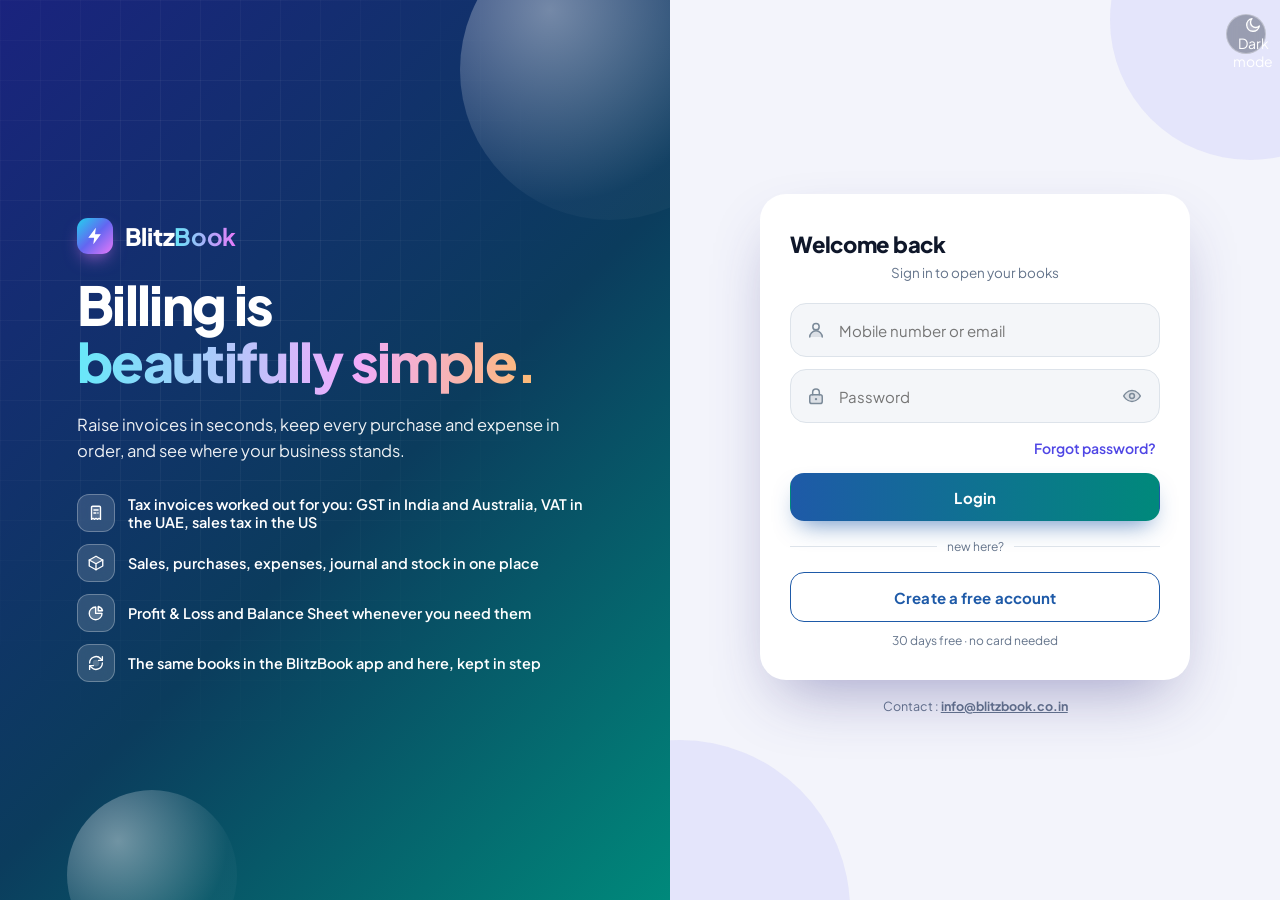
<file: index.html>
<!doctype html>
<html lang="en">
<head>
  <meta charset="utf-8">
  <meta name="viewport" content="width=device-width, initial-scale=1, viewport-fit=cover">
  <meta name="theme-color" content="#1E1B4B">
  <title>BlitzBook - Billing &amp; Accounts, made simple</title>
  <!-- Dark or light before the first paint: the choice made with the top-bar button, else the system setting (see Theme in js/app.js) -->
  <script>try { document.documentElement.setAttribute('data-theme', localStorage.getItem('blitzbook.theme') || (window.matchMedia && matchMedia('(prefers-color-scheme: dark)').matches ? 'dark' : 'light')); } catch (e) { /* storage blocked */ }</script>
  <!-- Installable as an app: Android / desktop Chrome offer "Install", iPhone / iPad use Safari > Share > Add to Home Screen -->
  <link rel="manifest" href="manifest.webmanifest">
  <link rel="apple-touch-icon" href="icons/apple-touch-icon.png">
  <meta name="apple-mobile-web-app-capable" content="yes">
  <meta name="mobile-web-app-capable" content="yes">
  <meta name="apple-mobile-web-app-status-bar-style" content="black-translucent">
  <meta name="apple-mobile-web-app-title" content="BlitzBook">
  <link rel="icon" href="data:image/svg+xml,%3Csvg xmlns='http://www.w3.org/2000/svg' viewBox='0 0 64 64'%3E%3Cdefs%3E%3ClinearGradient id='g' x1='0' y1='0' x2='1' y2='1'%3E%3Cstop offset='0' stop-color='%2322D3EE'/%3E%3Cstop offset='.5' stop-color='%236366F1'/%3E%3Cstop offset='1' stop-color='%23E879F9'/%3E%3C/linearGradient%3E%3C/defs%3E%3Crect width='64' height='64' rx='16' fill='url(%23g)'/%3E%3Cpath d='M35 8 14 36h15l-3 20 24-30H35z' fill='white'/%3E%3C/svg%3E">
  <!-- Optional web font; without a connection the portal falls back to the system font -->
  <link rel="preconnect" href="https://fonts.googleapis.com">
  <link rel="preconnect" href="https://fonts.gstatic.com" crossorigin>
  <link rel="stylesheet" href="https://fonts.googleapis.com/css2?family=Plus+Jakarta+Sans:wght@400;500;600;700;800&display=swap">
  <link rel="stylesheet" href="css/app.css">
</head>
<body>
  <div id="root"></div>
  <div id="dialogs"></div>
  <script src="js/native.js"></script>
  <script src="js/util.js"></script>
  <script src="js/store.js"></script>
  <script src="js/subscription.js"></script>
  <script src="js/appformat.js"></script>
  <script src="js/supabase.js"></script>
  <script src="js/sync.js"></script>
  <script src="js/print.js"></script>
  <script src="js/app.js"></script>
  <script src="js/business.js"></script>
  <script src="js/invoice.js"></script>
  <script src="js/ledger.js"></script>
  <script src="js/money.js"></script>
  <script src="js/currency.js"></script>
  <script src="js/reports.js"></script>
  <script src="js/bank.js"></script>
  <script src="js/gst.js"></script>
  <script src="js/migrate.js"></script>
  <script src="js/companies.js"></script>
  <script src="js/split.js"></script>
  <script src="js/licences.js"></script>
  <script src="js/professional.js"></script>
  <script src="js/hr.js"></script>
  <script src="js/aside.js"></script>
  <script src="js/procure.js"></script>
  <script src="js/inventory.js"></script>
  <script src="js/manpower.js"></script>
  <script src="js/hotel.js"></script>
  <script src="js/rental.js"></script>
  <script src="js/modreports.js"></script>
  <script src="js/mail.js"></script>
  <script src="js/shortcuts.js"></script>
  <script src="js/settings.js"></script>
  <script src="js/customfields.js"></script>
  <script src="js/edocs.js"></script>
  <script src="js/recon.js"></script>
  <script src="js/region.js"></script>
  <script>
    // The books are loaded from IndexedDB (moved out of localStorage the first time) before the portal starts
    Store.init().then(function () { App.start(); });
    // The offline shell (sw.js) needs http(s); opened as a file the portal simply runs without it
    // A new version of the portal is looked for whenever the tab comes back into view; once it has taken over, a bar
    // offers the reload that shows it (nothing is reloaded under the user's hands)
    if ('serviceWorker' in navigator && /^https?:$/.test(location.protocol)) {
      var hadWorker = !!navigator.serviceWorker.controller;
      navigator.serviceWorker.register('sw.js', { updateViaCache: 'none' }).then(function (reg) {
        document.addEventListener('visibilitychange', function () { if (!document.hidden) reg.update().catch(function () { /* offline */ }); });
        setInterval(function () { reg.update().catch(function () { /* offline */ }); }, 30 * 60 * 1000);
      }).catch(function () { /* not available */ });
      navigator.serviceWorker.addEventListener('controllerchange', function () {
        if (!hadWorker) { hadWorker = true; return; }
        if (document.getElementById('bbUpdate')) return;
        var bar = document.createElement('div'); bar.id = 'bbUpdate';
        bar.style.cssText = 'position:fixed;left:50%;bottom:18px;transform:translateX(-50%);z-index:200;display:flex;gap:12px;align-items:center;padding:10px 14px;border-radius:14px;background:#1E1B4B;color:#fff;font-weight:600;font-size:14px;box-shadow:0 12px 40px -10px rgba(0,0,0,.5);max-width:92vw';
        bar.innerHTML = '<span>BlitzBook has been updated.</span><button class="btn sm light" id="bbReload">Reload</button>';
        document.body.appendChild(bar);
        document.getElementById('bbReload').onclick = function () { location.reload(); };
      });
    }
  </script>
</body>
</html>
</file>
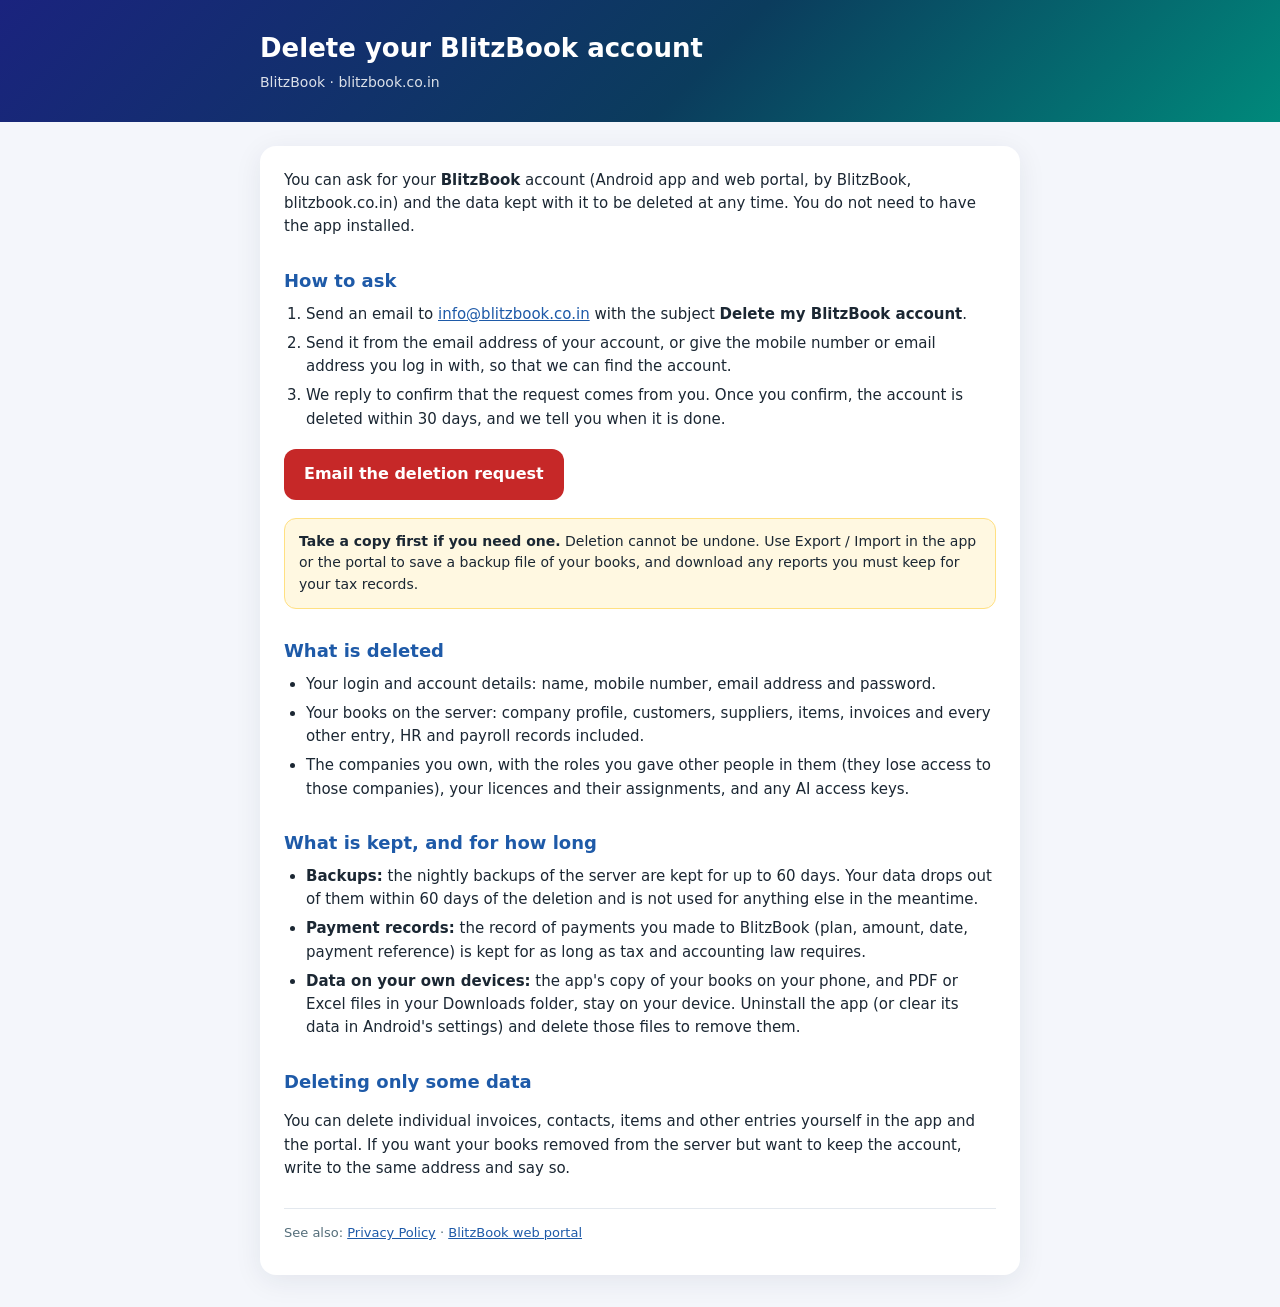
<file: delete-account/index.html>
<!doctype html>
<html lang="en">
<head>
<meta charset="utf-8">
<meta name="viewport" content="width=device-width, initial-scale=1">
<title>Delete your BlitzBook account</title>
<meta name="description" content="How to ask for your BlitzBook account and its data to be deleted, what is deleted and what is kept.">
<!-- The account deletion page the Google Play listing links to (Data safety > Delete account URL; README "Google
     Play Store"). The request is carried out by hand: Supabase dashboard > Authentication > Users > delete the user,
     which takes the profile and the books with it (schema.sql, on delete cascade). -->
<style>
  :root { --ink: #1b2733; --muted: #546e7a; --blue: #1e5aa8; --line: #e3e8ee; }
  * { box-sizing: border-box; }
  body { margin: 0; font-family: system-ui, -apple-system, "Segoe UI", Roboto, sans-serif; color: var(--ink); background: #f4f6fb; line-height: 1.55; }
  header { background: linear-gradient(135deg, #1a237e, #0b3c5d 55%, #00897b); color: #fff; padding: 28px 16px; }
  header .in, main { max-width: 760px; margin: 0 auto; }
  header h1 { margin: 0 0 4px; font-size: 26px; }
  header p { margin: 0; opacity: .85; font-size: 14px; }
  main { background: #fff; padding: 8px 24px 32px; }
  @media (min-width: 800px) { main { margin-top: 24px; margin-bottom: 32px; border-radius: 16px; box-shadow: 0 6px 28px rgba(31,42,68,.08); } }
  h2 { font-size: 18px; color: var(--blue); margin: 28px 0 8px; }
  p, li { font-size: 15px; }
  ol, ul { padding-left: 22px; margin: 8px 0; }
  li { margin: 6px 0; }
  a { color: var(--blue); }
  a.btn { display: inline-block; text-decoration: none; color: #fff; font-weight: 700; padding: 13px 20px; border-radius: 12px; background: #c62828; margin: 10px 0 4px; }
  .note { background: #fff8e1; border: 1px solid #ffe082; border-radius: 12px; padding: 12px 14px; font-size: 14px; margin: 14px 0; }
  .foot { color: var(--muted); font-size: 13px; border-top: 1px solid var(--line); margin-top: 28px; padding-top: 14px; }
</style>
</head>
<body>
<header><div class="in">
  <h1>Delete your BlitzBook account</h1>
  <p>BlitzBook &middot; blitzbook.co.in</p>
</div></header>
<main>
  <p>You can ask for your <b>BlitzBook</b> account (Android app and web portal, by BlitzBook, blitzbook.co.in) and the data kept with it to be deleted at any time. You do not need to have the app installed.</p>

  <h2>How to ask</h2>
  <ol>
    <li>Send an email to <a href="mailto:info@blitzbook.co.in?subject=Delete%20my%20BlitzBook%20account">info@blitzbook.co.in</a> with the subject <b>Delete my BlitzBook account</b>.</li>
    <li>Send it from the email address of your account, or give the mobile number or email address you log in with, so that we can find the account.</li>
    <li>We reply to confirm that the request comes from you. Once you confirm, the account is deleted within 30 days, and we tell you when it is done.</li>
  </ol>
  <a class="btn" href="mailto:info@blitzbook.co.in?subject=Delete%20my%20BlitzBook%20account&amp;body=Please%20delete%20my%20BlitzBook%20account%20and%20its%20data.%0A%0AMobile%20number%20or%20email%20I%20log%20in%20with%3A%20">Email the deletion request</a>
  <div class="note"><b>Take a copy first if you need one.</b> Deletion cannot be undone. Use Export / Import in the app or the portal to save a backup file of your books, and download any reports you must keep for your tax records.</div>

  <h2>What is deleted</h2>
  <ul>
    <li>Your login and account details: name, mobile number, email address and password.</li>
    <li>Your books on the server: company profile, customers, suppliers, items, invoices and every other entry, HR and payroll records included.</li>
    <li>The companies you own, with the roles you gave other people in them (they lose access to those companies), your licences and their assignments, and any AI access keys.</li>
  </ul>

  <h2>What is kept, and for how long</h2>
  <ul>
    <li><b>Backups:</b> the nightly backups of the server are kept for up to 60 days. Your data drops out of them within 60 days of the deletion and is not used for anything else in the meantime.</li>
    <li><b>Payment records:</b> the record of payments you made to BlitzBook (plan, amount, date, payment reference) is kept for as long as tax and accounting law requires.</li>
    <li><b>Data on your own devices:</b> the app's copy of your books on your phone, and PDF or Excel files in your Downloads folder, stay on your device. Uninstall the app (or clear its data in Android's settings) and delete those files to remove them.</li>
  </ul>

  <h2>Deleting only some data</h2>
  <p>You can delete individual invoices, contacts, items and other entries yourself in the app and the portal. If you want your books removed from the server but want to keep the account, write to the same address and say so.</p>

  <div class="foot">See also: <a href="../privacy/">Privacy Policy</a> &middot; <a href="../">BlitzBook web portal</a></div>
</main>
</body>
</html>
</file>
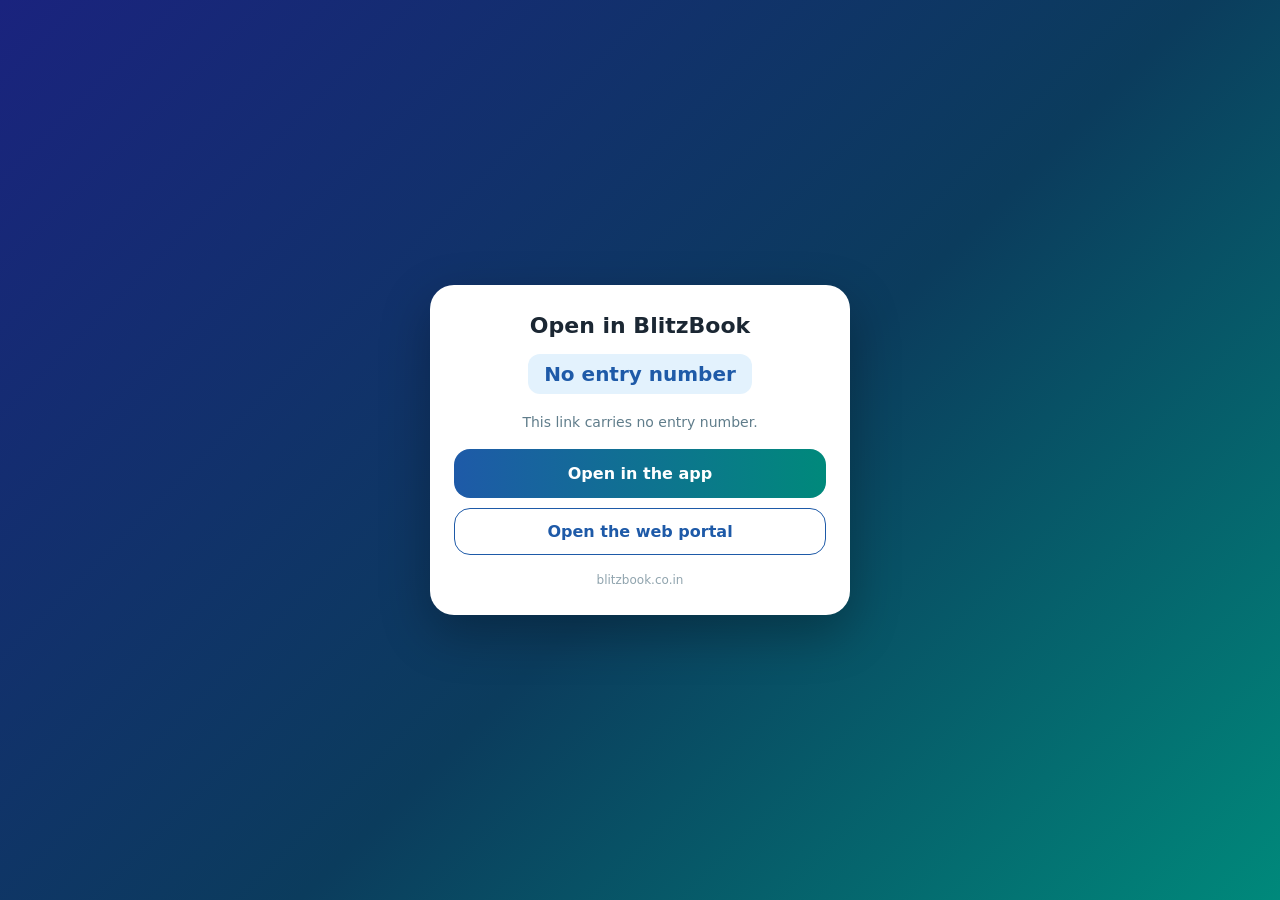
<file: open/index.html>
<!doctype html>
<html lang="en">
<head>
<meta charset="utf-8">
<meta name="viewport" content="width=device-width, initial-scale=1">
<title>Open in BlitzBook</title>
<style>
  :root { --ink: #1b2733; --muted: #607d8b; --blue: #1e5aa8; --teal: #00897b; }
  * { box-sizing: border-box; }
  body { margin: 0; min-height: 100vh; display: flex; align-items: center; justify-content: center; font-family: system-ui, -apple-system, Segoe UI, Roboto, sans-serif; background: linear-gradient(135deg, #1a237e, #0b3c5d 55%, #00897b); color: var(--ink); padding: 16px; }
  .card { background: #fff; border-radius: 24px; padding: 28px 24px; max-width: 420px; width: 100%; box-shadow: 0 18px 50px rgba(0,0,0,.28); text-align: center; }
  h1 { font-size: 22px; margin: 0 0 6px; }
  .no { display: inline-block; font-weight: 700; font-size: 20px; color: var(--blue); background: #e3f2fd; border-radius: 12px; padding: 8px 16px; margin: 10px 0 18px; word-break: break-all; }
  p { color: var(--muted); font-size: 14px; line-height: 1.45; margin: 0 0 16px; }
  a.btn { display: block; text-decoration: none; color: #fff; font-weight: 700; padding: 15px; border-radius: 16px; background: linear-gradient(90deg, var(--blue), var(--teal)); margin-bottom: 10px; }
  a.alt { display: block; text-decoration: none; color: var(--blue); font-weight: 700; padding: 13px; border-radius: 16px; border: 1.5px solid var(--blue); }
  .foot { color: #90a4ae; font-size: 12px; margin-top: 18px; }
</style>
</head>
<body>
<div class="card">
  <h1>Open in BlitzBook</h1>
  <div class="no" id="no">…</div>
  <p id="msg">Opening the entry in the BlitzBook app…</p>
  <a class="btn" id="app" href="#">Open in the app</a>
  <a class="alt" id="web" href="../">Open the web portal</a>
  <div class="foot">blitzbook.co.in</div>
</div>
<script>
  // The link is https://blitzbook.co.in/open/#<entry number>; the Android app also catches it, and this page is
  // what a browser shows: it hands over to the app (blitzbook://open/<no>) and offers the portal otherwise.
  (function () {
    var no = decodeURIComponent((location.hash || '').replace(/^#/, '')).trim();
    if (!no) { no = decodeURIComponent(location.search.replace(/^\?/, '')).trim(); }
    document.getElementById('no').textContent = no || 'No entry number';
    var deep = 'blitzbook://open/' + encodeURIComponent(no);
    document.getElementById('app').setAttribute('href', deep);
    document.getElementById('web').setAttribute('href', '../#open?no=' + encodeURIComponent(no));
    if (!no) { document.getElementById('msg').textContent = 'This link carries no entry number.'; return; }
    var android = /android/i.test(navigator.userAgent);
    if (android) {
      setTimeout(function () { location.href = deep; }, 300);
      setTimeout(function () { document.getElementById('msg').textContent = 'If the app did not open, install BlitzBook from blitzbook.co.in, or open the entry in the web portal.'; }, 2500);
    } else {
      document.getElementById('msg').textContent = 'Tap "Open in the app" on an Android phone with BlitzBook installed, or open the entry in the web portal.';
    }
  })();
</script>
</body>
</html>
</file>
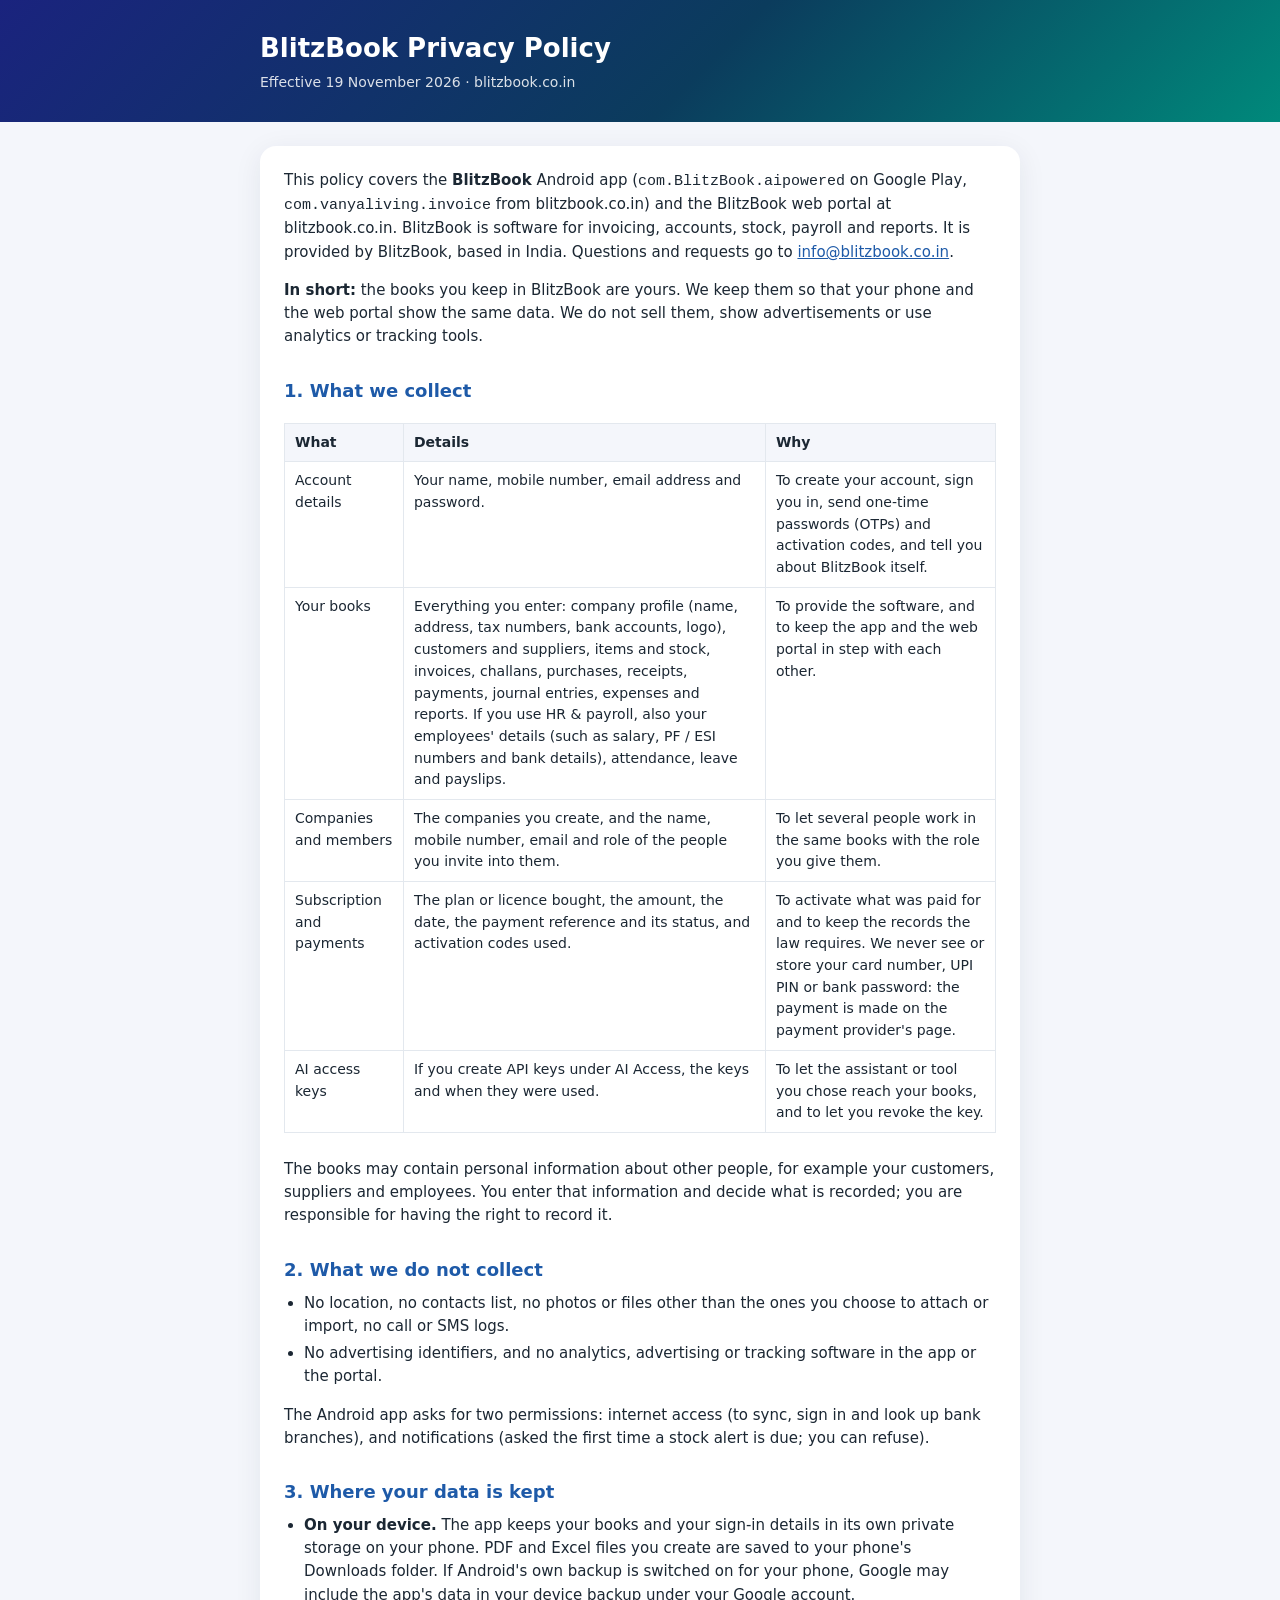
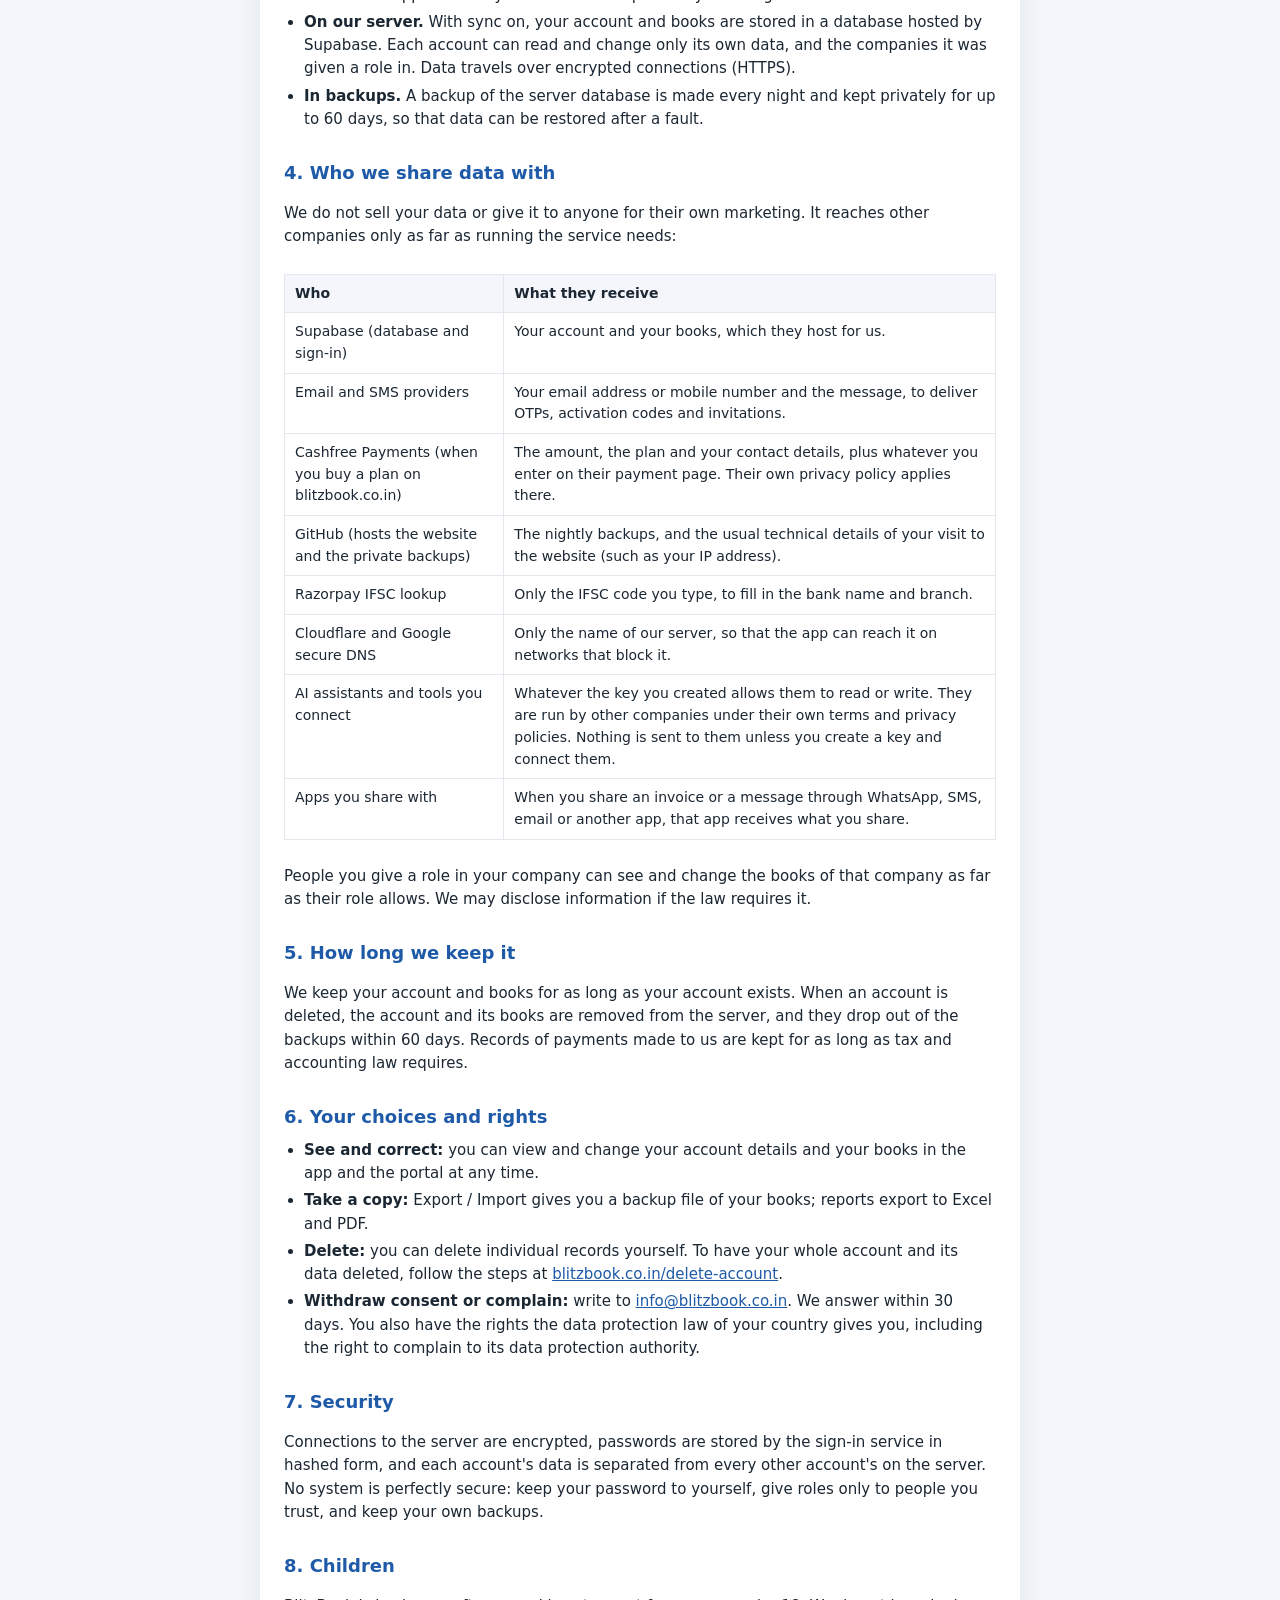
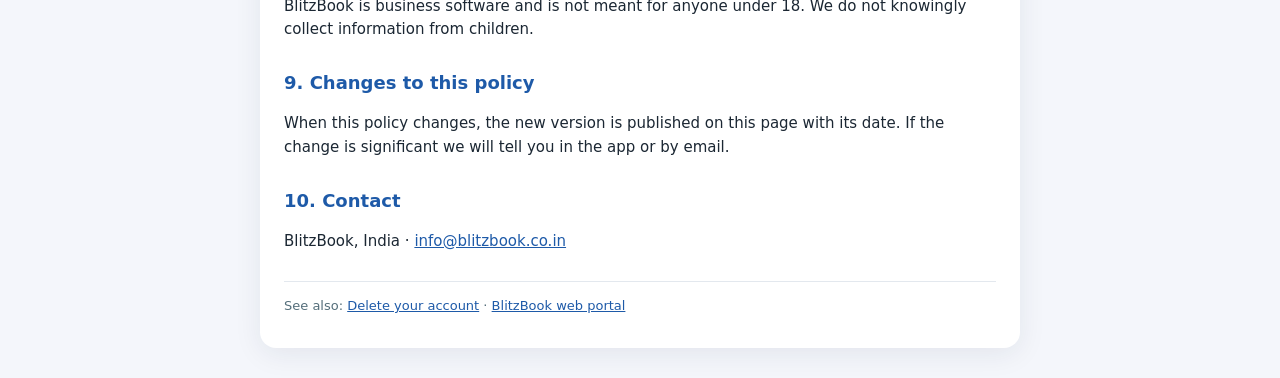
<file: privacy/index.html>
<!doctype html>
<html lang="en">
<head>
<meta charset="utf-8">
<meta name="viewport" content="width=device-width, initial-scale=1">
<title>Privacy Policy - BlitzBook</title>
<meta name="description" content="What the BlitzBook app and web portal collect, where it is kept, who it is shared with and how to have it deleted.">
<!-- The privacy policy the Google Play listing links to (README "Google Play Store"). Keep it in step with what the
     app and the server really do: section 11 of the Terms (Terms.java, webportal/js/app.js TERMS) is the short form. -->
<style>
  :root { --ink: #1b2733; --muted: #546e7a; --blue: #1e5aa8; --line: #e3e8ee; }
  * { box-sizing: border-box; }
  body { margin: 0; font-family: system-ui, -apple-system, "Segoe UI", Roboto, sans-serif; color: var(--ink); background: #f4f6fb; line-height: 1.55; }
  header { background: linear-gradient(135deg, #1a237e, #0b3c5d 55%, #00897b); color: #fff; padding: 28px 16px; }
  header .in, main { max-width: 760px; margin: 0 auto; }
  header h1 { margin: 0 0 4px; font-size: 26px; }
  header p { margin: 0; opacity: .85; font-size: 14px; }
  main { background: #fff; padding: 8px 24px 32px; margin-top: 0; }
  @media (min-width: 800px) { main { margin-top: 24px; margin-bottom: 32px; border-radius: 16px; box-shadow: 0 6px 28px rgba(31,42,68,.08); } }
  h2 { font-size: 18px; color: var(--blue); margin: 28px 0 8px; }
  p, li { font-size: 15px; }
  ul { padding-left: 20px; margin: 8px 0; }
  li { margin: 4px 0; }
  a { color: var(--blue); }
  table { border-collapse: collapse; width: 100%; margin: 10px 0; font-size: 14px; }
  th, td { text-align: left; vertical-align: top; padding: 8px 10px; border: 1px solid var(--line); }
  th { background: #f4f6fb; }
  .wrap { overflow-x: auto; }
  .foot { color: var(--muted); font-size: 13px; border-top: 1px solid var(--line); margin-top: 28px; padding-top: 14px; }
</style>
</head>
<body>
<header><div class="in">
  <h1>BlitzBook Privacy Policy</h1>
  <p>Effective 19 November 2026 &middot; blitzbook.co.in</p>
</div></header>
<main>
  <p>This policy covers the <b>BlitzBook</b> Android app (<code>com.BlitzBook.aipowered</code> on Google Play, <code>com.vanyaliving.invoice</code> from blitzbook.co.in) and the BlitzBook web portal at blitzbook.co.in. BlitzBook is software for invoicing, accounts, stock, payroll and reports. It is provided by BlitzBook, based in India. Questions and requests go to <a href="mailto:info@blitzbook.co.in">info@blitzbook.co.in</a>.</p>
  <p><b>In short:</b> the books you keep in BlitzBook are yours. We keep them so that your phone and the web portal show the same data. We do not sell them, show advertisements or use analytics or tracking tools.</p>

  <h2>1. What we collect</h2>
  <div class="wrap"><table>
    <tr><th>What</th><th>Details</th><th>Why</th></tr>
    <tr><td>Account details</td><td>Your name, mobile number, email address and password.</td><td>To create your account, sign you in, send one-time passwords (OTPs) and activation codes, and tell you about BlitzBook itself.</td></tr>
    <tr><td>Your books</td><td>Everything you enter: company profile (name, address, tax numbers, bank accounts, logo), customers and suppliers, items and stock, invoices, challans, purchases, receipts, payments, journal entries, expenses and reports. If you use HR &amp; payroll, also your employees' details (such as salary, PF / ESI numbers and bank details), attendance, leave and payslips.</td><td>To provide the software, and to keep the app and the web portal in step with each other.</td></tr>
    <tr><td>Companies and members</td><td>The companies you create, and the name, mobile number, email and role of the people you invite into them.</td><td>To let several people work in the same books with the role you give them.</td></tr>
    <tr><td>Subscription and payments</td><td>The plan or licence bought, the amount, the date, the payment reference and its status, and activation codes used.</td><td>To activate what was paid for and to keep the records the law requires. We never see or store your card number, UPI PIN or bank password: the payment is made on the payment provider's page.</td></tr>
    <tr><td>AI access keys</td><td>If you create API keys under AI Access, the keys and when they were used.</td><td>To let the assistant or tool you chose reach your books, and to let you revoke the key.</td></tr>
  </table></div>
  <p>The books may contain personal information about other people, for example your customers, suppliers and employees. You enter that information and decide what is recorded; you are responsible for having the right to record it.</p>

  <h2>2. What we do not collect</h2>
  <ul>
    <li>No location, no contacts list, no photos or files other than the ones you choose to attach or import, no call or SMS logs.</li>
    <li>No advertising identifiers, and no analytics, advertising or tracking software in the app or the portal.</li>
  </ul>
  <p>The Android app asks for two permissions: internet access (to sync, sign in and look up bank branches), and notifications (asked the first time a stock alert is due; you can refuse).</p>

  <h2>3. Where your data is kept</h2>
  <ul>
    <li><b>On your device.</b> The app keeps your books and your sign-in details in its own private storage on your phone. PDF and Excel files you create are saved to your phone's Downloads folder. If Android's own backup is switched on for your phone, Google may include the app's data in your device backup under your Google account.</li>
    <li><b>On our server.</b> With sync on, your account and books are stored in a database hosted by Supabase. Each account can read and change only its own data, and the companies it was given a role in. Data travels over encrypted connections (HTTPS).</li>
    <li><b>In backups.</b> A backup of the server database is made every night and kept privately for up to 60 days, so that data can be restored after a fault.</li>
  </ul>

  <h2>4. Who we share data with</h2>
  <p>We do not sell your data or give it to anyone for their own marketing. It reaches other companies only as far as running the service needs:</p>
  <div class="wrap"><table>
    <tr><th>Who</th><th>What they receive</th></tr>
    <tr><td>Supabase (database and sign-in)</td><td>Your account and your books, which they host for us.</td></tr>
    <tr><td>Email and SMS providers</td><td>Your email address or mobile number and the message, to deliver OTPs, activation codes and invitations.</td></tr>
    <tr><td>Cashfree Payments (when you buy a plan on blitzbook.co.in)</td><td>The amount, the plan and your contact details, plus whatever you enter on their payment page. Their own privacy policy applies there.</td></tr>
    <tr><td>GitHub (hosts the website and the private backups)</td><td>The nightly backups, and the usual technical details of your visit to the website (such as your IP address).</td></tr>
    <tr><td>Razorpay IFSC lookup</td><td>Only the IFSC code you type, to fill in the bank name and branch.</td></tr>
    <tr><td>Cloudflare and Google secure DNS</td><td>Only the name of our server, so that the app can reach it on networks that block it.</td></tr>
    <tr><td>AI assistants and tools you connect</td><td>Whatever the key you created allows them to read or write. They are run by other companies under their own terms and privacy policies. Nothing is sent to them unless you create a key and connect them.</td></tr>
    <tr><td>Apps you share with</td><td>When you share an invoice or a message through WhatsApp, SMS, email or another app, that app receives what you share.</td></tr>
  </table></div>
  <p>People you give a role in your company can see and change the books of that company as far as their role allows. We may disclose information if the law requires it.</p>

  <h2>5. How long we keep it</h2>
  <p>We keep your account and books for as long as your account exists. When an account is deleted, the account and its books are removed from the server, and they drop out of the backups within 60 days. Records of payments made to us are kept for as long as tax and accounting law requires.</p>

  <h2>6. Your choices and rights</h2>
  <ul>
    <li><b>See and correct:</b> you can view and change your account details and your books in the app and the portal at any time.</li>
    <li><b>Take a copy:</b> Export / Import gives you a backup file of your books; reports export to Excel and PDF.</li>
    <li><b>Delete:</b> you can delete individual records yourself. To have your whole account and its data deleted, follow the steps at <a href="../delete-account/">blitzbook.co.in/delete-account</a>.</li>
    <li><b>Withdraw consent or complain:</b> write to <a href="mailto:info@blitzbook.co.in">info@blitzbook.co.in</a>. We answer within 30 days. You also have the rights the data protection law of your country gives you, including the right to complain to its data protection authority.</li>
  </ul>

  <h2>7. Security</h2>
  <p>Connections to the server are encrypted, passwords are stored by the sign-in service in hashed form, and each account's data is separated from every other account's on the server. No system is perfectly secure: keep your password to yourself, give roles only to people you trust, and keep your own backups.</p>

  <h2>8. Children</h2>
  <p>BlitzBook is business software and is not meant for anyone under 18. We do not knowingly collect information from children.</p>

  <h2>9. Changes to this policy</h2>
  <p>When this policy changes, the new version is published on this page with its date. If the change is significant we will tell you in the app or by email.</p>

  <h2>10. Contact</h2>
  <p>BlitzBook, India &middot; <a href="mailto:info@blitzbook.co.in">info@blitzbook.co.in</a></p>

  <div class="foot">See also: <a href="../delete-account/">Delete your account</a> &middot; <a href="../">BlitzBook web portal</a></div>
</main>
</body>
</html>
</file>
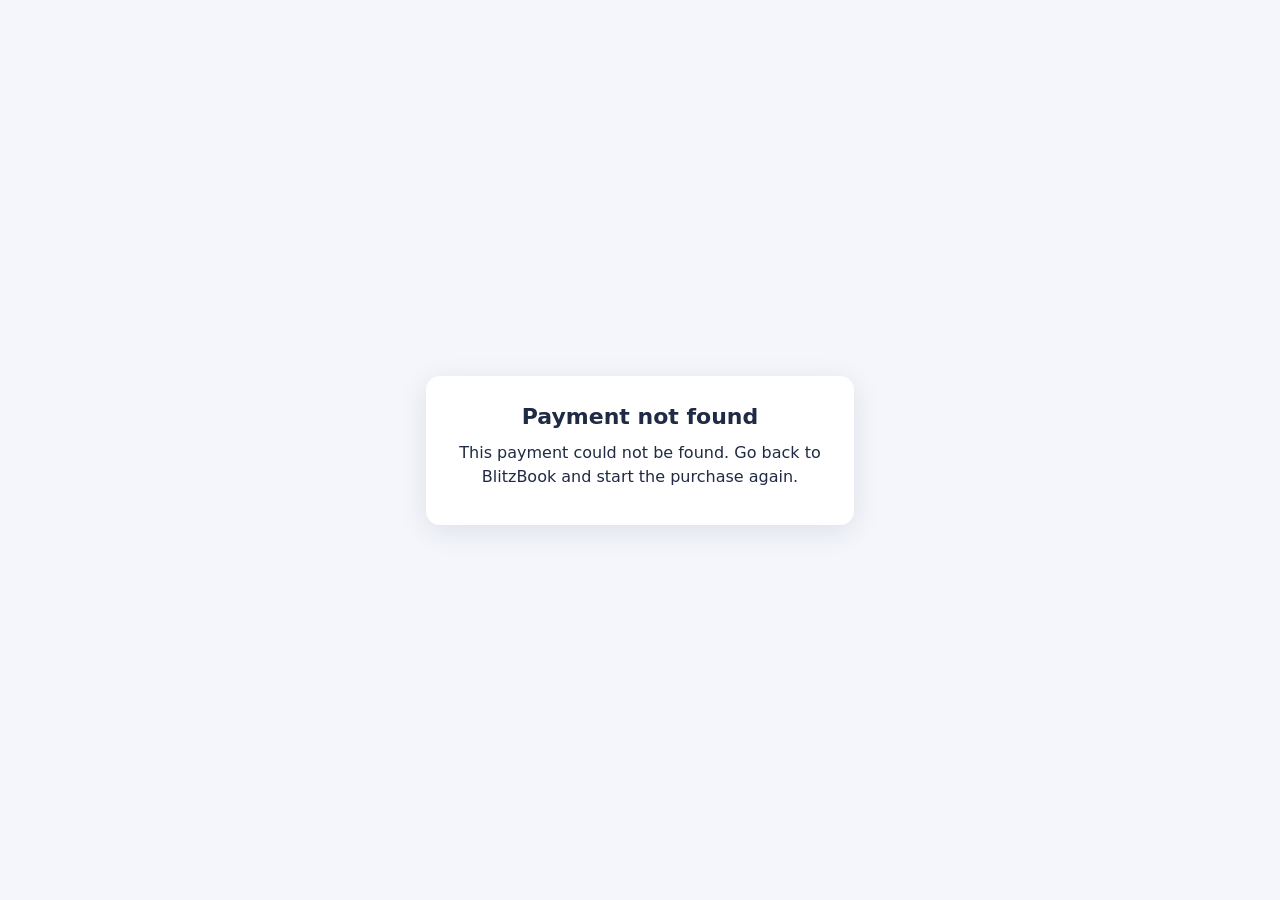
<file: pay.html>
<!doctype html>
<html lang="en">
<head>
<meta charset="utf-8">
<meta name="viewport" content="width=device-width,initial-scale=1">
<meta name="robots" content="noindex">
<title>BlitzBook - Secure payment</title>
<!-- The page the app and the portal open to pay: the payment function (server/supabase/functions/cashfree) makes a
     Cashfree order and sends the customer here with its payment session; Cashfree's checkout SDK then takes over
     (UPI, card, net banking) and brings the customer back to the portal (#subscription?link=...) when it is done.
     It lives on the portal because Supabase serves whatever an Edge Function answers as plain text. -->
<style>
  body{margin:0;min-height:100vh;display:flex;align-items:center;justify-content:center;font-family:"Plus Jakarta Sans",system-ui,-apple-system,"Segoe UI",Roboto,sans-serif;background:#f4f6fb;color:#1f2a44}
  .card{background:#fff;border-radius:14px;padding:28px 24px;max-width:380px;margin:16px;text-align:center;box-shadow:0 6px 28px rgba(31,42,68,.1)}
  h1{font-size:22px;margin:0 0 12px}p{margin:8px 0;line-height:1.5}a{color:#2b5bd7}.hint{color:#6b7590;font-size:14px}
  .btn{display:inline-block;margin-top:8px;padding:10px 18px;border-radius:8px;background:#2b5bd7;color:#fff;text-decoration:none;font-weight:600}
</style>
</head>
<body>
<div class="card">
  <h1 id="title">Secure payment</h1>
  <p id="msg">Opening the Cashfree payment page&hellip;</p>
  <p class="hint" id="hint">Pay by UPI, card or net banking. You come back to BlitzBook when it is done.</p>
  <p><a class="btn" href="#" id="again">Open the payment page</a></p>
</div>
<script src="https://sdk.cashfree.com/js/v3/cashfree.js"></script>
<script>
(function () {
  var q = new URLSearchParams(location.search);
  var session = q.get('session') || '', mode = q.get('mode') === 'sandbox' ? 'sandbox' : 'production';
  var plan = q.get('plan') || '', amount = q.get('amount') || '';
  var msg = document.getElementById('msg'), again = document.getElementById('again');
  if (plan) msg.innerHTML = 'Opening the Cashfree payment page for <b></b>' + (amount ? ', Rs ' + Number(amount) : '') + '&hellip;';
  if (plan) msg.querySelector('b').textContent = plan;
  if (!session) {
    document.getElementById('title').textContent = 'Payment not found';
    msg.textContent = 'This payment could not be found. Go back to BlitzBook and start the purchase again.';
    document.getElementById('hint').textContent = '';
    again.style.display = 'none';
    return;
  }
  function go() {
    try { Cashfree({ mode: mode }).checkout({ paymentSessionId: session, redirectTarget: '_self' }); }
    catch (e) { msg.textContent = 'Could not open the payment page: ' + e.message; }
  }
  again.addEventListener('click', function (ev) { ev.preventDefault(); go(); });
  go();
})();
</script>
</body>
</html>
</file>
<file: css/app.css>
/* BlitzBook web portal - responsive styles (horizontal top navigation, aurora theme, card tables on phones) */
:root {
  --brand: #4F46E5; --brand2: #7C3AED; --brand3: #DB2777; --ink: #0F172A;
  --grad: linear-gradient(135deg, #4F46E5, #7C3AED 55%, #DB2777);
  --grad-hot: linear-gradient(135deg, #22D3EE, #6366F1 50%, #E879F9);
  --green: #059669; --red: #DC2626; --blue: #2563EB;
  --text: #1E293B; --label: #64748B; --hint: #64748B; --bg: #F3F4FB; --tint: #EEF2FF;
  --border: #E2E8F0; --card: #FFFFFF; --input-border: #CBD5E1; --disabled: #F1F5F9; --thead: #F5F6FF;
  --radius: 18px; --shadow: 0 1px 2px rgba(15,23,42,.04), 0 10px 28px -10px rgba(30,27,75,.16); --shadow-lg: 0 28px 64px -20px rgba(49,46,129,.42);
  --font: "Plus Jakarta Sans", "Segoe UI Variable Text", "Segoe UI", system-ui, -apple-system, Roboto, Arial, sans-serif;
}
* { box-sizing: border-box; }
html, body { margin: 0; padding: 0; }
body { font-family: var(--font); font-size: 14px; color: var(--text); background: var(--bg); -webkit-text-size-adjust: 100%; -webkit-font-smoothing: antialiased; }
body::before { content: ""; position: fixed; inset: 0; z-index: -1; pointer-events: none; background:
  radial-gradient(48% 38% at 6% 0%, rgba(99,102,241,.18), transparent 70%),
  radial-gradient(40% 34% at 100% 8%, rgba(236,72,153,.13), transparent 70%),
  radial-gradient(46% 40% at 62% 100%, rgba(6,182,212,.12), transparent 70%); }
a { color: var(--brand); }
button, input, select, textarea { font: inherit; color: inherit; }
h1, h2, h3 { margin: 0; }
:focus-visible { outline: 2px solid #818CF8; outline-offset: 2px; }
svg.ic { width: 18px; height: 18px; flex: none; }
.hidden { display: none !important; }
.muted { color: var(--label); }
.small { font-size: 12px; }
.right { text-align: right; }
.center { text-align: center; }
.nowrap { white-space: nowrap; }
.bold { font-weight: 700; }
.red { color: var(--red); } .green { color: var(--green); }
.logo { width: 36px; height: 36px; border-radius: 11px; background: var(--grad-hot); color: #fff; display: inline-grid; place-items: center; flex: none; box-shadow: 0 8px 18px -6px rgba(232,121,249,.7); }
.logo svg.ic { width: 20px; height: 20px; fill: currentColor; stroke: none; }

/* ---------- app shell: top bar with horizontal navigation */
.appbar { position: sticky; top: 0; z-index: 30; display: flex; flex-wrap: wrap; align-items: center; column-gap: 14px; padding: 0 18px; color: #fff;
  background: linear-gradient(100deg, #0B1033, #1E1B4B 45%, #4C1D95); box-shadow: 0 12px 30px -14px rgba(30,27,75,.75); }
.appbar::after { content: ""; position: absolute; left: 0; right: 0; bottom: 0; height: 2px; background: linear-gradient(90deg, #22D3EE, #818CF8, #E879F9, #FB923C); }
.brandmark { order: 1; display: inline-flex; align-items: center; gap: 10px; height: 58px; padding: 0; background: none; border: 0; color: #fff; cursor: pointer; font-size: 20px; font-weight: 800; letter-spacing: -.3px; }
a.brandmark, a.navlink, a.navitem, a.tile { text-decoration: none; -webkit-user-drag: none; }
a.tile { color: inherit; }
.brandmark b, .auth .brand b, .auth-art .brandline b { background: linear-gradient(90deg, #67E8F9, #E879F9); -webkit-background-clip: text; background-clip: text; color: transparent; }
.brandmark:hover .logo { transform: rotate(-8deg) scale(1.06); }
.brandmark .logo { transition: transform .25s; }
.bar-right { order: 2; flex: 1 1 0; display: flex; align-items: center; justify-content: flex-end; gap: 8px; min-width: 0; }
.cochip { display: inline-flex; align-items: center; gap: 8px; min-width: 0; max-width: 280px; padding: 4px 14px 4px 4px; border-radius: 999px; background: rgba(255,255,255,.1); border: 1px solid rgba(255,255,255,.18); color: #fff; font-size: 13px; font-weight: 600; cursor: pointer; transition: background .2s; }
.cochip:hover { background: rgba(255,255,255,.18); }
.cochip .avatar { width: 28px; height: 28px; border-radius: 50%; background: linear-gradient(135deg, #22D3EE, #6366F1); display: grid; place-items: center; font-weight: 800; font-size: 13px; flex: none; }
.cochip .nm { overflow: hidden; text-overflow: ellipsis; white-space: nowrap; }
/* Whose login this is, beside the company chip */
.userchip { display: inline-flex; align-items: center; gap: 6px; min-width: 0; max-width: 190px; padding: 0 4px; color: rgba(255,255,255,.92); font-size: 12.5px; font-weight: 600; white-space: nowrap; }
.userchip svg.ic { width: 16px; height: 16px; flex: none; }
.userchip .nm { overflow: hidden; text-overflow: ellipsis; }
/* A company's own logo in place of the BlitzBook mark */
.brandmark img.cologo { display: block; height: 40px; max-width: 170px; object-fit: contain; background: #fff; border-radius: 10px; padding: 3px 8px; }
.nav { order: 3; flex: 1 0 100%; position: relative; display: flex; gap: 4px; min-width: 0; margin: 0 -18px; padding: 0 18px 11px; overflow-x: auto; scrollbar-width: none; }
.nav::-webkit-scrollbar { display: none; }
.navlink { flex: none; display: inline-flex; align-items: center; gap: 7px; height: 38px; padding: 0 14px; border-radius: 999px; border: 1px solid transparent; background: transparent; color: rgba(255,255,255,.8); font-weight: 600; font-size: 13.5px; white-space: nowrap; cursor: pointer; transition: background .2s, color .2s, box-shadow .2s, transform .2s; }
.navlink svg.ic { width: 17px; height: 17px; }
.navlink:hover { background: rgba(255,255,255,.12); color: #fff; }
.navlink:active { transform: scale(.96); }
.navlink.active { background: var(--grad); color: #fff; box-shadow: 0 8px 20px -8px rgba(192,132,252,.95), inset 0 0 0 1px rgba(255,255,255,.2); }
.navlink.logout, .navlink.dl { border-color: rgba(255,255,255,.22); }
/* Drop-down groups of the top bar (App.wireNav): the menu is positioned on the page, so the scrolling bar on a
   phone does not clip it; it opens on hover with a mouse and on a tap otherwise */
.navgrp { position: relative; flex: none; }
.navlink .caret { width: 0; height: 0; border-left: 4px solid transparent; border-right: 4px solid transparent; border-top: 5px solid currentColor; opacity: .75; margin-left: 1px; transition: transform .2s; }
.navgrp.open .navlink .caret { transform: rotate(180deg); }
.navgrp.open > .navlink { background: rgba(255,255,255,.14); color: #fff; }
.navmenu { display: none; position: fixed; z-index: 60; min-width: 220px; padding: 6px; border-radius: 14px; background: #fff; color: var(--text); box-shadow: 0 18px 40px -12px rgba(30,27,75,.45), 0 0 0 1px rgba(99,102,241,.14); }
.navgrp.open .navmenu { display: block; animation: rise .18s ease both; }
.navitem { display: block; width: 100%; text-align: left; padding: 9px 12px; border: 0; border-radius: 9px; background: none; color: inherit; font-size: 13.5px; font-weight: 600; cursor: pointer; white-space: nowrap; }
.navitem:hover { background: var(--tint); color: var(--brand); }
.navitem.active { background: var(--grad); color: #fff; }
.navlink.dl { background: rgba(255,255,255,.1); width: 38px; padding: 0; justify-content: center; }
.navlink.fxb { min-width: 38px; padding: 0 10px; justify-content: center; border-color: rgba(255,255,255,.22); font-weight: 700; }
.navlink.fxb.on { background: rgba(52,211,153,.22); border-color: rgba(52,211,153,.85); color: #fff; }
.navlink.bell { position: relative; width: 38px; padding: 0; justify-content: center; border-color: rgba(255,255,255,.22); }
.navlink.bell.on { background: rgba(251,191,36,.22); border-color: rgba(251,191,36,.85); color: #fff; }
.belln { position: absolute; top: -5px; right: -5px; min-width: 18px; height: 18px; padding: 0 5px; border-radius: 999px; background: #EF4444; color: #fff; font-size: 11px; font-weight: 700; line-height: 18px; text-align: center; box-shadow: 0 0 0 2px rgba(15,23,42,.6); }
.belln.hidden { display: none; }
.dlgroup { display: inline-flex; gap: 6px; }
.navlink.dl:hover { background: rgba(103,232,249,.25); border-color: rgba(103,232,249,.8); }
.navlink.logout:hover { background: rgba(248,113,113,.22); border-color: rgba(252,165,165,.7); }
.main { max-width: 1240px; margin: 0 auto; padding: 22px 18px 56px; }
.main > * { animation: rise .4s cubic-bezier(.2,.7,.2,1) both; }
.main > :nth-child(2) { animation-delay: .05s; } .main > :nth-child(3) { animation-delay: .1s; } .main > :nth-child(n+4) { animation-delay: .15s; }
@keyframes rise { from { opacity: 0; transform: translateY(14px); } to { opacity: 1; transform: none; } }
@media (min-width: 1760px) {
  .appbar { padding: 0 28px; flex-wrap: nowrap; }
  .brandmark { height: 66px; }
  .nav { order: 2; flex: 1 1 auto; margin: 0; padding: 0; }
  .nav > :first-child { margin-left: auto; } .nav > :last-child { margin-right: auto; }
  .bar-right { order: 3; flex: 0 1 auto; }
}
@media (max-width: 600px) {
  .appbar { padding: 0 12px; }
  .nav { margin: 0 -12px; padding: 0 12px 10px; }
  /* A phone: the mark at the left and the buttons at the right share one line, so the buttons keep to their icons (the
     company chip to its letter; whose login it is stands on the dashboard) and nothing runs over the mark */
  .appbar { column-gap: 10px; }
  .bar-right { gap: 6px; }
  .cochip { max-width: 150px; flex: 0 1 auto; }
  .userchip { display: none; }
  .brandmark { flex: none; }
  .brandmark img.cologo { height: 34px; max-width: 120px; }
  .navlink.logout, .navlink.dl { width: 38px; padding: 0; justify-content: center; }
  .navlink.logout span, .navlink.dl span { display: none; }
  .main { padding: 14px 12px 44px; }
}
@media (max-width: 480px) {
  .brandmark > span:not(.logo) { display: none; }
  .brandmark img.cologo { max-width: 72px; padding: 2px 5px; }
  .appbar { column-gap: 8px; }
  .brandmark .logo { width: 32px; height: 32px; }
  .bar-right, .dlgroup { gap: 3px; }
  .bar-right .navlink { width: 34px; min-width: 34px; height: 34px; padding: 0; justify-content: center; font-size: 12px; }
  .cochip { padding: 2px; }
  .cochip .nm { display: none; }
}
/* The narrowest phones: the two buttons that only change how the page looks give way */
@media (max-width: 359px) { .navlink.theme, .navlink.fxb { display: none; } }

/* ---------- buttons */
.btn { display: inline-flex; align-items: center; justify-content: center; gap: 7px; min-height: 42px; padding: 8px 18px; border-radius: 12px; border: 1px solid transparent; background: linear-gradient(135deg, #4F46E5, #7C3AED); color: #fff; font-weight: 700; font-size: 13.5px; letter-spacing: .1px; white-space: nowrap; text-decoration: none; cursor: pointer; box-shadow: 0 8px 18px -8px rgba(79,70,229,.8); transition: transform .15s, box-shadow .15s, filter .15s; }
.btn:hover { transform: translateY(-1px); filter: brightness(1.06); }
.btn:active { transform: translateY(0) scale(.98); filter: brightness(.95); }
.btn.green { background: linear-gradient(135deg, #059669, #10B981); box-shadow: 0 8px 18px -8px rgba(5,150,105,.8); }
.btn.red { background: linear-gradient(135deg, #DC2626, #F43F5E); box-shadow: 0 8px 18px -8px rgba(220,38,38,.75); }
.btn.blue { background: linear-gradient(135deg, #2563EB, #0EA5E9); box-shadow: 0 8px 18px -8px rgba(37,99,235,.8); }
.btn.outline { background: #fff; color: var(--brand); border-color: #C7D2FE; box-shadow: 0 1px 2px rgba(15,23,42,.05); }
.btn.outline:hover { background: var(--tint); filter: none; }
.btn.red.outline { color: var(--red); border-color: #FECACA; }
.btn.red.outline:hover { background: #FEF2F2; }
.btn.light { background: #fff; color: #4338CA; box-shadow: 0 12px 26px -10px rgba(15,23,42,.5); }
.btn.ghost { background: rgba(255,255,255,.14); border-color: rgba(255,255,255,.45); box-shadow: none; backdrop-filter: blur(6px); }
.btn.sm { min-height: 34px; padding: 4px 12px; font-size: 12.5px; border-radius: 10px; }
.btn.block { width: 100%; }
.btn:disabled { opacity: .45; cursor: not-allowed; transform: none; filter: none; }
.btnrow { display: flex; flex-wrap: wrap; gap: 8px; margin: 12px 0; align-items: center; }
.btnrow.end { justify-content: flex-end; }
.link { background: none; border: 0; color: var(--brand); font-weight: 600; text-decoration: none; cursor: pointer; padding: 4px; }
.link:hover { text-decoration: underline; }

/* ---------- forms */
.card { background: var(--card); border: 1px solid #fff; border-radius: var(--radius); margin-bottom: 16px; overflow: hidden; box-shadow: var(--shadow); }
.card > .hd { position: relative; background: linear-gradient(90deg, #EEF2FF, #FAF5FF 60%, #FFF1F7); color: #3730A3; font-weight: 800; font-size: 12.5px; text-transform: uppercase; padding: 12px 16px 12px 22px; letter-spacing: .6px; display: flex; align-items: center; justify-content: space-between; gap: 8px; border-bottom: 1px solid #E9E7FB; }
.card > .hd::before { content: ""; position: absolute; left: 10px; top: 11px; bottom: 11px; width: 4px; border-radius: 4px; background: var(--grad); }
.card > .bd { padding: 16px; }
.card.white { background: #fff; }
.grid2 { display: grid; grid-template-columns: 1fr 1fr; gap: 12px 16px; }
.grid3 { display: grid; grid-template-columns: 1fr 1fr 1fr; gap: 12px 16px; }
.grid4 { display: grid; grid-template-columns: repeat(4, 1fr); gap: 12px 16px; }
.field { display: flex; flex-direction: column; gap: 5px; min-width: 0; }
.field label { font-size: 12px; color: var(--label); font-weight: 700; }
.field label b { color: var(--red); }
.field.span { grid-column: 1 / -1; }
input:not([type]), input[type=text], input[type=number], input[type=date], input[type=password], input[type=email], input[type=tel], select, textarea {
  width: 100%; min-height: 44px; padding: 8px 12px; border: 1px solid var(--input-border); border-radius: 10px; background: #fff; outline: none; transition: border-color .15s, box-shadow .15s; }
input:hover, select:hover, textarea:hover { border-color: #A5B4FC; }
input:focus, select:focus, textarea:focus { border-color: var(--brand); box-shadow: 0 0 0 4px rgba(99,102,241,.16); }
input:disabled, select:disabled, textarea:disabled, input[readonly] { background: var(--disabled); color: #475569; border-color: var(--border); }
input.err { border-color: var(--red); background: #FEF2F2; box-shadow: 0 0 0 4px rgba(220,38,38,.1); }
input[type=checkbox] { accent-color: var(--brand); }
textarea { min-height: 70px; resize: vertical; }
.check { display: flex; align-items: center; gap: 8px; font-size: 13.5px; cursor: pointer; padding: 6px 0; }
.check input { width: 18px; height: 18px; }
.inline { display: flex; gap: 6px; align-items: center; }
.inline input, .inline select { flex: 1; }
.step { width: 40px; min-width: 40px; height: 44px; border: 1px solid var(--input-border); background: #fff; color: var(--brand); border-radius: 10px; cursor: pointer; font-size: 14px; transition: background .15s; }
.step:hover { background: var(--tint); }
.hint { font-size: 12px; color: var(--hint); }
.err-msg { color: var(--red); font-size: 12px; }
@media (max-width: 760px) { .grid2, .grid3, .grid4 { grid-template-columns: 1fr; } .grid4.keep2, .grid3.keep2, .grid2.keep2 { grid-template-columns: 1fr 1fr; } }

/* ---------- tables */
.tablewrap { overflow-x: auto; -webkit-overflow-scrolling: touch; background: #fff; border: 1px solid #fff; border-radius: 16px; box-shadow: var(--shadow); }
.card .tablewrap, .modal .tablewrap { box-shadow: none; border-color: var(--border); }
table.list { width: 100%; border-collapse: collapse; font-size: 13.5px; }
table.list th { background: var(--thead); text-align: left; padding: 13px 14px; font-size: 11.5px; font-weight: 800; text-transform: uppercase; letter-spacing: .6px; color: #4338CA; border-bottom: 1px solid #E0E7FF; white-space: nowrap; }
table.list td { padding: 12px 14px; border-bottom: 1px solid #EEF2F7; vertical-align: middle; text-align: left; }
table.list tbody tr { transition: background .15s; }
table.list tbody tr:hover { background: #FAFAFF; }
table.list tr:last-child td { border-bottom: 0; }
table.list tr.total td { font-weight: 800; background: var(--tint); color: #312E81; }
table.list .actions { white-space: nowrap; text-align: right; }
table.list .actions button { margin-left: 4px; }
.num { text-align: right; white-space: nowrap; font-variant-numeric: tabular-nums; }
/* Grids of days keep their cells centred under the day headings */
.attgrid th:not(:first-child), .attgrid td.day, .tsgrid th:not(:first-child), .tsgrid td:not(.left) { text-align: center; }
.tsgrid td.num input, .attgrid td.num input { text-align: right; }
.pill { display: inline-block; padding: 3px 10px; border-radius: 999px; font-size: 11.5px; font-weight: 700; background: #EEF2FF; color: #4338CA; }
.pill.warn { background: #FFF7ED; color: #C2410C; }
.pill.ok { background: #ECFDF5; color: var(--green); }
.pill.bad { background: #FEF2F2; color: var(--red); }
.empty { padding: 44px 24px; text-align: center; color: var(--label); }
.empty::before { content: ""; display: block; width: 60px; height: 60px; margin: 0 auto 14px; border-radius: 20px; background: var(--tint) url("data:image/svg+xml,%3Csvg xmlns='http://www.w3.org/2000/svg' viewBox='0 0 24 24' fill='none' stroke='%236366F1' stroke-width='1.8' stroke-linecap='round' stroke-linejoin='round'%3E%3Cpath d='M3 13h5l1.5 3h5L16 13h5'/%3E%3Cpath d='M5.5 5h13L21 13v5a1 1 0 0 1-1 1H4a1 1 0 0 1-1-1v-5z'/%3E%3C/svg%3E") center / 30px no-repeat; }
@media (max-width: 760px) {
  table.list.cards, table.list.cards tbody, table.list.cards tr, table.list.cards td { display: block; width: 100%; }
  table.list.cards thead { display: none; }
  table.list.cards tr { border-bottom: 8px solid var(--bg); padding: 8px 0; }
  table.list.cards td { display: flex; justify-content: space-between; gap: 10px; padding: 5px 14px; border: 0; text-align: right; }
  table.list.cards td::before { content: attr(data-l); font-size: 11.5px; color: var(--label); text-transform: uppercase; font-weight: 700; text-align: left; }
  table.list.cards td.actions { justify-content: flex-end; }
  table.list.cards td.actions::before { content: none; }
}

/* ---------- items editor (invoice rows) */
.items { width: 100%; border-collapse: collapse; }
@media (min-width: 901px) { .items { min-width: 1000px; table-layout: fixed; } .items .desc { width: auto; } }
.modal .items { min-width: 0; }
.items th { background: var(--thead); font-size: 11.5px; font-weight: 800; letter-spacing: .3px; padding: 8px 4px; text-align: center; white-space: nowrap; color: #4338CA; }
.items td { padding: 3px 2px; vertical-align: top; }
.items input, .items select { min-height: 40px; padding: 4px 6px; font-size: 13px; border-radius: 8px; }
.items input.num { text-align: center; }
.items .sl { width: 40px; } .items .desc { min-width: 190px; } .items .hsn { width: 104px; } .items .gst { width: 74px; } .items .inc { width: 44px; text-align: center; }
.items .qty { width: 78px; } .items .uqc { width: 80px; } .items .rate { width: 100px; } .items .tax { width: 110px; } .items .tot { width: 115px; } .items .del { width: 44px; }
.items .inc input { min-height: 0; width: 18px; height: 18px; margin-top: 11px; }
.items .descwrap { display: flex; gap: 2px; }
.items .descwrap input { flex: 1; }
.items .subbtn { width: 30px; min-width: 30px; height: 40px; border: 1px solid var(--input-border); background: #fff; border-radius: 8px; color: var(--brand); font-weight: 800; cursor: pointer; }
.items .subbtn:hover { background: var(--tint); }
.items .delbtn { width: 36px; height: 40px; border: 0; border-radius: 8px; background: transparent; color: var(--red); font-size: 18px; cursor: pointer; }
.items .delbtn:hover { background: #FEF2F2; }
.items .subline { font-size: 11px; color: var(--hint); padding: 0 4px 4px; }
/* The staff sheet of a manpower and staffing invoice: a person a row */
.items.staff .sl { width: 30px; } .items.staff .eid { width: 80px; } .items.staff .desg { width: 110px; } .items.staff .uqc { width: 76px; } .items.staff .qty { width: 62px; } .items.staff .rate { width: 78px; }
.items.staff .ot { width: 54px; } .items.staff .otr { width: 66px; } .items.staff .tax { width: 94px; } .items.staff .adv { width: 78px; } .items.staff .del { width: 34px; }
.items.staff input, .items.staff select { padding: 4px; } .items.staff .delbtn { width: 30px; }
@media (min-width: 901px) { .items.staff { min-width: 880px; } }
@media (max-width: 900px) {
  .items, .items tbody, .items tr, .items td { display: block; width: 100%; }
  .items thead { display: none; }
  .items tr { background: #fff; border: 1px solid var(--border); border-radius: 14px; padding: 10px; margin-bottom: 10px; display: grid; grid-template-columns: 1fr 1fr; gap: 6px; box-shadow: 0 1px 2px rgba(15,23,42,.04); }
  .items td { padding: 0; width: auto !important; min-width: 0 !important; }
  .items td.desc, .items td.subline { grid-column: 1 / -1; }
  .items td::before { content: attr(data-l); display: block; font-size: 11px; color: var(--label); font-weight: 700; margin-bottom: 2px; }
  .items td.sl::before, .items td.del::before { content: none; }
  .items td.sl { display: none; }
  .items td.del { grid-column: 1 / -1; text-align: right; }
  .items td.inc { text-align: left; }
  .items .inc input { margin-top: 4px; }
}
.totals { display: grid; grid-template-columns: 1fr auto; gap: 8px 0; max-width: 440px; margin-left: auto; font-size: 14px; padding: 16px 18px; border-radius: 16px; background: linear-gradient(135deg, #EEF2FF, #FAF5FF); border: 1px solid #E0E7FF; }
.totals .k { color: var(--label); font-weight: 600; } .totals .v { text-align: right; padding-left: 24px; font-weight: 700; font-variant-numeric: tabular-nums; }
.totals .grand { font-size: 16px; font-weight: 800; color: #312E81; border-top: 1px dashed #C7D2FE; padding-top: 8px; }
.words { margin-top: 12px; font-weight: 600; font-size: 13.5px; color: #475569; text-align: right; }

/* ---------- dashboard */
.hero { position: relative; isolation: isolate; overflow: hidden; color: #fff; border-radius: 28px; padding: 36px; box-shadow: var(--shadow-lg); background:
  radial-gradient(110% 150% at 0% 0%, #4338CA 0%, transparent 58%),
  radial-gradient(80% 130% at 100% 0%, #DB2777 0%, transparent 58%),
  radial-gradient(60% 90% at 100% 120%, #FB923C 0%, transparent 60%), #7C3AED; }
.hero::before { content: ""; position: absolute; inset: 0; z-index: -1; background-image: linear-gradient(rgba(255,255,255,.09) 1px, transparent 1px), linear-gradient(90deg, rgba(255,255,255,.09) 1px, transparent 1px); background-size: 36px 36px; -webkit-mask-image: radial-gradient(75% 95% at 85% 10%, #000, transparent 75%); mask-image: radial-gradient(75% 95% at 85% 10%, #000, transparent 75%); }
.hero .orb { position: absolute; z-index: -1; border-radius: 50%; background: radial-gradient(circle at 30% 30%, rgba(255,255,255,.5), rgba(255,255,255,.04) 65%); animation: float 10s ease-in-out infinite; }
.hero .orb.o1 { width: 220px; height: 220px; right: 30%; top: -120px; }
.hero .orb.o2 { width: 120px; height: 120px; right: 6%; bottom: -30px; animation-delay: -4s; }
@keyframes float { 50% { transform: translate(10px, 18px); } }
.hero .greet { font-size: 12.5px; font-weight: 700; letter-spacing: 1.2px; text-transform: uppercase; opacity: .9; }
.hero .co { font-size: clamp(25px, 3.6vw, 42px); line-height: 1.12; font-weight: 800; letter-spacing: -.8px; margin: 10px 0 16px; max-width: 22ch; text-shadow: 0 2px 18px rgba(30,27,75,.35); }
.hero .chips { display: flex; flex-wrap: wrap; gap: 8px; }
.chip { display: inline-flex; align-items: center; padding: 6px 12px; border-radius: 999px; border: 1px solid rgba(255,255,255,.3); background: rgba(255,255,255,.16); backdrop-filter: blur(6px); color: #fff; font-size: 12px; font-weight: 700; }
@keyframes pulse { 50% { opacity: .35; transform: scale(.8); } }
.hero .cta { display: flex; flex-wrap: wrap; gap: 10px; margin-top: 24px; }
.hero .cta .btn { min-height: 46px; padding: 8px 22px; border-radius: 14px; font-size: 14.5px; }
.hero .art { position: absolute; right: 56px; top: 30px; width: 270px; height: 250px; z-index: -1; }
.hero .sheet { position: absolute; width: 168px; height: 206px; padding: 24px 18px; border-radius: 20px; background: rgba(255,255,255,.17); border: 1px solid rgba(255,255,255,.42); backdrop-filter: blur(10px); box-shadow: 0 24px 44px -16px rgba(15,23,42,.45); animation: float 8s ease-in-out infinite; }
.hero .sheet.s1 { left: 0; top: 26px; transform: rotate(-9deg); animation-name: floatA; }
.hero .sheet.s2 { right: 0; top: 0; transform: rotate(7deg); background: rgba(255,255,255,.26); animation-name: floatB; animation-delay: -3s; }
@keyframes floatA { 0%, 100% { transform: rotate(-9deg); } 50% { transform: rotate(-7deg) translateY(10px); } }
@keyframes floatB { 0%, 100% { transform: rotate(7deg); } 50% { transform: rotate(5deg) translateY(-10px); } }
.hero .sheet i { display: block; height: 8px; border-radius: 4px; background: rgba(255,255,255,.62); margin-bottom: 13px; }
.hero .sheet i:nth-child(1) { width: 55%; height: 12px; background: #fff; } .hero .sheet i:nth-child(3) { width: 80%; } .hero .sheet i:nth-child(4) { width: 64%; }
.hero .sheet u { position: absolute; right: 16px; bottom: 16px; width: 74px; height: 30px; border-radius: 10px; background: #fff; box-shadow: 0 8px 16px -6px rgba(15,23,42,.4); }
.hero .coin { position: absolute; left: -14px; top: 0; width: 62px; height: 62px; border-radius: 50%; display: grid; place-items: center; font-size: 28px; font-weight: 800; color: #92400E; background: linear-gradient(135deg, #FDE68A, #F59E0B); border: 3px solid rgba(255,255,255,.75); box-shadow: 0 16px 28px -10px rgba(146,64,14,.7); animation: float 6s ease-in-out infinite; }
@media (max-width: 1020px) { .hero .art { display: none; } }
.stats { position: relative; display: grid; grid-template-columns: repeat(auto-fit, minmax(220px, 1fr)); gap: 16px; margin: 0 0 8px; }
.stat { position: relative; overflow: hidden; display: flex; align-items: center; gap: 16px; min-width: 0; padding: 20px; border-radius: 22px; background: rgba(255,255,255,.94); border: 1px solid #fff; backdrop-filter: blur(14px); box-shadow: var(--shadow); transition: transform .2s, box-shadow .2s; }
.stat:hover { transform: translateY(-3px); box-shadow: 0 22px 40px -20px var(--a); }
.stat::after { content: ""; position: absolute; right: -36px; top: -46px; width: 130px; height: 130px; border-radius: 50%; background: radial-gradient(circle, var(--b), transparent 70%); opacity: .2; }
.stat .ic-badge, .tile .badge { display: grid; place-items: center; flex: none; color: #fff; background: linear-gradient(135deg, var(--a), var(--b)); box-shadow: 0 12px 22px -10px var(--a); }
.stat .ic-badge { width: 52px; height: 52px; border-radius: 17px; }
.stat .ic-badge svg.ic { width: 25px; height: 25px; }
.stat .meta { min-width: 0; }
.stat .k { font-size: 11.5px; color: var(--label); font-weight: 800; text-transform: uppercase; letter-spacing: .7px; }
.stat .v { font-size: clamp(20px, 2.3vw, 27px); line-height: 1.2; font-weight: 800; letter-spacing: -.5px; color: var(--ink); margin: 2px 0; white-space: nowrap; font-variant-numeric: tabular-nums; }
.stat .s { font-size: 12px; color: var(--label); }
@media (max-width: 760px) {
  .hero { border-radius: 22px; padding: 24px 20px; }
  .stats { grid-template-columns: 1fr; gap: 10px; margin: 0 0 8px; }
  .stat { padding: 14px 16px; border-radius: 18px; }
  .stat .ic-badge { width: 44px; height: 44px; border-radius: 14px; }
}
.section-title { display: flex; align-items: center; gap: 10px; font-size: 17px; font-weight: 800; letter-spacing: -.2px; margin: 26px 0 14px; color: var(--ink); }
.section-title::before { content: ""; width: 6px; height: 20px; border-radius: 6px; background: var(--grad); }
.recent { display: flex; gap: 8px; overflow-x: auto; padding: 2px 2px 8px; scrollbar-width: thin; }
.recent button { flex: 0 0 auto; background: #fff; border: 1px solid #E0E7FF; border-radius: 999px; padding: 8px 16px; cursor: pointer; font-size: 13px; font-weight: 600; color: #3730A3; box-shadow: 0 1px 2px rgba(15,23,42,.04); transition: transform .15s, background .15s, color .15s; }
.recent button:hover { background: var(--brand); border-color: var(--brand); color: #fff; transform: translateY(-2px); }
.tiles { display: grid; grid-template-columns: repeat(3, 1fr); gap: 12px; }
.tile { display: flex; flex-direction: column; align-items: center; justify-content: center; gap: 6px; min-height: 96px; padding: 14px 10px; border-radius: 16px; border: 1.5px solid var(--border); background: #fff; text-align: center; cursor: pointer; transition: transform .2s, box-shadow .2s, border-color .2s; }
.tile:hover { transform: translateY(-2px); box-shadow: var(--shadow); }
.tile .t, .tile .d { display: block; }
.tile .t { font-weight: 700; font-size: 13.5px; color: var(--text); }
.tiles.dash { gap: 16px; grid-template-columns: repeat(5, 1fr); }
@media (max-width: 1100px) { .tiles.dash { grid-template-columns: repeat(2, 1fr); } }
.tiles.dash .tile { position: relative; overflow: hidden; flex-direction: row; justify-content: flex-start; gap: 14px; min-height: 76px; padding: 12px 16px; text-align: left; border: 1px solid #fff; border-radius: 22px; background: linear-gradient(180deg, #fff, #FBFBFF); box-shadow: var(--shadow); }
.tiles.dash .tile::before { content: ""; position: absolute; right: -44px; top: -54px; width: 130px; height: 130px; border-radius: 50%; background: radial-gradient(circle, var(--b), transparent 70%); opacity: .2; transition: transform .4s, opacity .4s; }
.tiles.dash .tile:hover { transform: translateY(-5px); border-color: var(--b); box-shadow: 0 24px 40px -22px var(--a); }
.tiles.dash .tile:hover::before { transform: scale(2.1); opacity: .28; }
.tile .badge { position: relative; width: 46px; height: 46px; border-radius: 15px; transition: transform .3s cubic-bezier(.3,1.6,.5,1); }
.tile .badge svg.ic { width: 23px; height: 23px; }
.tile:hover .badge { transform: rotate(-7deg) scale(1.1); }
.tile .tx { position: relative; min-width: 0; }
.tiles.dash .tile .t { font-size: 15px; font-weight: 800; color: var(--ink); }
.tile .d { font-size: 12.5px; color: var(--label); margin-top: 3px; }
.tile .go { position: relative; margin-left: auto; color: var(--a); opacity: 0; transform: translateX(-8px); transition: opacity .25s, transform .25s; }
.tile:hover .go { opacity: 1; transform: none; }
@media (max-width: 760px) {
  .tiles.dash { gap: 10px; grid-template-columns: repeat(2, 1fr); }
  .tiles.dash .tile { flex-direction: column; justify-content: center; gap: 8px; min-height: 92px; padding: 12px 6px; text-align: center; border-radius: 16px; }
  .tile .badge { width: 40px; height: 40px; border-radius: 13px; }
  .tile .badge svg.ic { width: 20px; height: 20px; }
  .tiles.dash .tile .t { font-size: 13px; }
  .tile .d, .tile .go { display: none; }
}

/* ---------- page header */
.page-h { display: flex; align-items: center; gap: 10px; margin-bottom: 14px; flex-wrap: wrap; }
.page-h h2 { flex: 1; font-size: 26px; font-weight: 800; letter-spacing: -.5px; background: linear-gradient(90deg, #1E1B4B, #6D28D9 70%, #DB2777); -webkit-background-clip: text; background-clip: text; color: transparent; }
.page-h .back { background: #fff; border: 1px solid #E0E7FF; border-radius: 999px; color: var(--brand); font-weight: 700; font-size: 13px; padding: 7px 14px; cursor: pointer; box-shadow: 0 1px 2px rgba(15,23,42,.05); transition: background .15s, transform .15s; }
.page-h .back:hover { background: var(--tint); transform: translateX(-2px); }

/* ---------- dialogs */
.modal-bg { position: fixed; inset: 0; background: rgba(15,23,42,.55); backdrop-filter: blur(6px); z-index: 50; display: flex; align-items: center; justify-content: center; padding: 14px; animation: fade .2s both; }
.modal { position: relative; background: #fff; border-radius: 22px; width: 100%; max-width: 560px; max-height: 92vh; overflow: auto; box-shadow: 0 30px 80px -20px rgba(30,27,75,.6); animation: pop .28s cubic-bezier(.2,.9,.3,1.2) both; }
.modal::before { content: ""; display: block; position: sticky; top: 0; height: 5px; background: linear-gradient(90deg, #4F46E5, #A855F7, #EC4899, #FB923C); z-index: 1; }
@keyframes fade { from { opacity: 0; } }
@keyframes pop { from { opacity: 0; transform: translateY(16px) scale(.97); } }
.modal.wide { max-width: 900px; }
.modal .mh { padding: 18px 22px 6px; font-size: 20px; font-weight: 800; letter-spacing: -.3px; color: var(--ink); }
.modal .mb { padding: 8px 22px; }
.modal .mb > .field { margin-bottom: 12px; }
.modal .mf { padding: 12px 22px 20px; display: flex; justify-content: flex-end; gap: 8px; flex-wrap: wrap; }
.modal .mf .left { margin-right: auto; }
.menu-list { border: 1px solid var(--border); border-radius: 14px; overflow: hidden; }
.menu-list button { display: flex; align-items: center; justify-content: space-between; width: 100%; text-align: left; background: #fff; border: 0; border-bottom: 1px solid #EEF2F7; padding: 14px 16px; cursor: pointer; font-size: 15px; font-weight: 600; transition: background .15s, padding .15s; }
.menu-list button:last-child { border-bottom: 0; }
.menu-list button:hover { background: var(--tint); padding-left: 22px; }
.menu-list button.sel { font-weight: 800; color: var(--brand); background: #F5F3FF; }
.menu-list button.sel::after { content: "✓"; font-weight: 800; }
.toast { position: fixed; left: 50%; bottom: 28px; transform: translateX(-50%); background: rgba(15,23,42,.94); color: #fff; padding: 12px 22px; border-radius: 999px; font-size: 14px; font-weight: 600; z-index: 60; box-shadow: 0 16px 36px -12px rgba(15,23,42,.7); max-width: 92vw; animation: toast .3s cubic-bezier(.2,.9,.3,1.2) both; }
.toast.out { opacity: 0; transition: opacity .7s ease; }
.toast.ok { background: linear-gradient(135deg, #047857, #10B981); box-shadow: 0 16px 36px -12px rgba(5,150,105,.7); }
@keyframes toast { from { opacity: 0; transform: translate(-50%, 16px); } }
@media (max-width: 600px) {
  .modal-bg { align-items: flex-end; padding: 0; } .modal { border-radius: 22px 22px 0 0; max-height: 94vh; animation-name: sheet; }
  .toast { border-radius: 16px; text-align: center; }
}
@keyframes sheet { from { transform: translateY(40px); opacity: 0; } }

/* ---------- auth */
.auth { min-height: 100vh; display: grid; grid-template-columns: 1.1fr 1fr; }
.auth-art { position: relative; isolation: isolate; overflow: hidden; color: #fff; padding: 56px clamp(32px, 6vw, 96px); display: flex; flex-direction: column; justify-content: center; gap: 22px; }
.auth-art, .auth { background: linear-gradient(135deg, #1A237E 0%, #0B3C5D 55%, #00897B 100%); }
.auth-art::before { content: ""; position: absolute; inset: 0; z-index: -1; background-image: linear-gradient(rgba(255,255,255,.07) 1px, transparent 1px), linear-gradient(90deg, rgba(255,255,255,.07) 1px, transparent 1px); background-size: 40px 40px; -webkit-mask-image: radial-gradient(70% 70% at 30% 30%, #000, transparent 80%); mask-image: radial-gradient(70% 70% at 30% 30%, #000, transparent 80%); }
.auth-art .orb { position: absolute; z-index: -1; border-radius: 50%; background: radial-gradient(circle at 30% 30%, rgba(255,255,255,.42), rgba(255,255,255,.03) 65%); animation: float 11s ease-in-out infinite; }
.auth-art .orb.o1 { width: 300px; height: 300px; right: -90px; top: -80px; } .auth-art .orb.o2 { width: 170px; height: 170px; left: 10%; bottom: -60px; animation-delay: -5s; }
.auth-art .brandline { display: flex; align-items: center; gap: 12px; font-size: 24px; font-weight: 800; letter-spacing: -.3px; }
.auth-art h1 { font-size: clamp(34px, 4.2vw, 58px); line-height: 1.06; font-weight: 800; letter-spacing: -1.6px; }
.auth-art h1 em { font-style: normal; background: linear-gradient(90deg, #67E8F9, #F0ABFC 60%, #FDBA74); -webkit-background-clip: text; background-clip: text; color: transparent; }
.auth-art p { margin: 0; font-size: 16.5px; line-height: 1.55; opacity: .92; max-width: 44ch; }
.feats { list-style: none; margin: 8px 0 0; padding: 0; display: grid; gap: 12px; }
.feats li { display: flex; align-items: center; gap: 13px; font-size: 14.5px; font-weight: 600; }
.feats .fi { width: 38px; height: 38px; border-radius: 12px; display: grid; place-items: center; flex: none; background: rgba(255,255,255,.14); border: 1px solid rgba(255,255,255,.28); backdrop-filter: blur(6px); }
.auth-pane { position: relative; isolation: isolate; overflow: hidden; display: flex; flex-direction: column; align-items: center; justify-content: center; gap: 18px; padding: 36px 20px 28px; background: var(--bg); }
.auth-pane .orb { position: absolute; z-index: -1; border-radius: 50%; background: rgba(99,102,241,.10); }
.auth-pane .orb.o3 { width: 280px; height: 280px; right: -110px; top: -120px; } .auth-pane .orb.o4 { width: 340px; height: 340px; left: -160px; bottom: -180px; }
.auth-brand { display: none; flex-direction: column; align-items: center; text-align: center; color: #fff; }
.auth-brand .logo.big { width: 84px; height: 84px; border-radius: 24px; background: #fff; color: #1E5AA8; box-shadow: 0 16px 36px -14px rgba(0,0,0,.6); }
.auth-brand .logo.big svg.ic { width: 44px; height: 44px; }
.auth-brand .name { margin-top: 14px; font-size: 32px; font-weight: 800; letter-spacing: -.5px; text-shadow: 0 2px 8px rgba(0,0,0,.35); }
.auth-brand .name b { background: linear-gradient(90deg, #67E8F9, #E879F9); -webkit-background-clip: text; background-clip: text; color: transparent; }
.auth-brand .line { margin-top: 4px; font-size: 13.5px; opacity: .9; }
.auth .ghead { font-size: 22px; font-weight: 800; color: var(--ink); letter-spacing: -.3px; }
.auth .tag { text-align: left; margin: 4px 0 18px; }
.auth .ifield { position: relative; margin-bottom: 12px; }
.auth .ifield .ii { position: absolute; left: 16px; top: 50%; transform: translateY(-50%); color: #7B8A99; display: grid; pointer-events: none; }
.auth .ifield .ii svg.ic { width: 20px; height: 20px; }
.auth .ifield input { width: 100%; min-height: 54px; padding: 12px 16px 12px 48px; border-radius: 16px; background: #F4F6F9; border: 1px solid #DDE3EA; font-size: 15px; }
.auth .ifield.pw input { padding-right: 50px; }
.auth .ifield input:focus { background: #fff; border-color: #1E5AA8; box-shadow: 0 0 0 4px rgba(30,90,168,.14); }
.auth .ifield input:focus ~ .ii, .auth .ifield:focus-within .ii { color: #1E5AA8; }
.auth .ifield .eye { position: absolute; right: 8px; top: 50%; transform: translateY(-50%); width: 40px; height: 40px; border: 0; background: none; color: #7B8A99; display: grid; place-items: center; cursor: pointer; border-radius: 50%; }
.auth .ifield .eye:hover { background: rgba(30,90,168,.08); color: #1E5AA8; }
.auth .ifield .eye svg.ic { width: 20px; height: 20px; }
.auth .btn.block { min-height: 54px; font-size: 16px; border-radius: 16px; background: linear-gradient(90deg, #1E5AA8, #00897B); box-shadow: 0 12px 24px -10px rgba(30,90,168,.7); }
.auth .btn.block.outline { background: #fff; color: #1E5AA8; border-color: #1E5AA8; box-shadow: none; min-height: 50px; font-size: 15px; }
.auth .btn.block.outline:hover { background: #E3F2FD; }
.auth .links.right { margin: 0 0 8px; align-items: flex-end; }
.auth .divider { display: flex; align-items: center; gap: 10px; margin: 18px 0 14px; color: var(--label); font-size: 12px; }
.auth .divider::before, .auth .divider::after { content: ""; flex: 1; height: 1px; background: #DDE3EA; }
.auth .note { text-align: center; color: var(--label); font-size: 12px; margin-top: 10px; line-height: 1.45; }
.auth .hint { font-size: 11.5px; color: var(--label); margin: -4px 4px 12px; line-height: 1.4; }
.auth .chips { display: flex; flex-wrap: wrap; justify-content: center; gap: 8px; }
.auth .chips span { font-size: 11.5px; font-weight: 700; color: #fff; padding: 6px 12px; border-radius: 14px; background: rgba(255,255,255,.18); border: 1px solid rgba(255,255,255,.35); }
.auth .foot { color: rgba(255,255,255,.7); font-size: 12px; }
.auth .chips, .auth .foot { display: none; }
.auth .contact { font-size: 12.5px; color: var(--label); text-align: center; }
.auth .contact a { color: inherit; font-weight: 700; }
.terms-intro { font-size: 13.5px; color: var(--label); margin: 0 0 8px; }
.terms-body { max-height: 42vh; overflow: auto; padding: 4px 12px 4px 0; border-top: 1px solid var(--line); border-bottom: 1px solid var(--line); }
.terms-body h4 { margin: 12px 0 2px; font-size: 13.5px; color: #1E5AA8; }
.terms-body p { margin: 0; font-size: 13px; line-height: 1.5; color: var(--ink); }
.terms-body .terms-ver { margin: 12px 0 6px; font-size: 11px; color: var(--label); }
.terms-agree { margin-top: 10px; font-weight: 700; }
.auth .box { background: #fff; border-radius: 26px; width: 100%; max-width: 430px; padding: 36px 30px 30px; box-shadow: var(--shadow-lg); animation: pop .4s cubic-bezier(.2,.9,.3,1.1) both; }
.auth .brand { display: flex; align-items: center; justify-content: center; gap: 10px; font-size: 27px; font-weight: 800; color: var(--ink); letter-spacing: -.5px; }
.auth .brand b { background-image: var(--grad); }
.auth .tag { text-align: center; color: var(--label); font-size: 13.5px; margin: 6px 0 22px; }
.auth .field { margin-bottom: 14px; }
.auth .btn.block { min-height: 48px; font-size: 15px; border-radius: 14px; margin-top: 4px; }
.auth .links { text-align: center; margin-top: 16px; display: flex; flex-direction: column; gap: 6px; }
@media (max-width: 920px) { .auth { grid-template-columns: 1fr; } .auth-art { display: none; } .auth-pane { background: transparent; } .auth-brand { display: flex; } .auth-pane .orb { background: rgba(255,255,255,.12); } .auth .chips, .auth .foot { display: flex !important; } .auth .contact { color: rgba(255,255,255,.9); } }

/* ---------- reports */
.kv { display: grid; grid-template-columns: 1fr auto; gap: 7px 0; font-size: 14px; }
.kv .v { text-align: right; padding-left: 16px; font-weight: 600; font-variant-numeric: tabular-nums; }
.kv .h { grid-column: 1 / -1; font-weight: 800; margin-top: 14px; text-transform: uppercase; letter-spacing: .6px; font-size: 11.5px; color: #4338CA; border-bottom: 1px solid #E0E7FF; padding-bottom: 5px; }
.kv .tot { font-weight: 800; border-top: 1px solid var(--border); padding-top: 6px; }
.kv .big { font-size: 17px; font-weight: 800; color: var(--ink); margin-top: 6px; padding: 10px 0; border-top: 2px solid #C7D2FE; }
/* outstanding & ageing */
.stat.tap { cursor: pointer; }
.buckets { display: grid; grid-template-columns: repeat(5, 1fr); gap: 12px; margin-bottom: 14px; }
.bucket { padding: 14px 16px; border-radius: 16px; background: #fff; border: 1px solid #fff; box-shadow: var(--shadow); border-left: 5px solid var(--green); }
.bucket.b1 { border-left-color: #6366F1; } .bucket.b2 { border-left-color: #F59E0B; } .bucket.b3 { border-left-color: var(--red); } .bucket.tot { border-left-color: var(--ink); background: var(--tint); }
.bucket .k { font-size: 11.5px; font-weight: 800; text-transform: uppercase; letter-spacing: .6px; color: var(--label); }
.bucket .v { font-size: 20px; font-weight: 800; color: var(--ink); margin: 3px 0; font-variant-numeric: tabular-nums; white-space: nowrap; }
.bucket .s { font-size: 12px; color: var(--label); }
table.list tr.grp td { background: #F8FAFF; text-align: left; border-top: 2px solid #E0E7FF; }
table.list.aging td:first-child { width: 24px; }
@media (max-width: 1100px) { .buckets { grid-template-columns: repeat(3, 1fr); } }
@media (max-width: 760px) { .buckets { grid-template-columns: 1fr 1fr; } .bucket.tot { grid-column: 1 / -1; } table.list.cards.aging td:first-child:empty { display: none; } table.list.cards tr.grp td { text-align: left; justify-content: flex-start; } }
.party-top textarea { min-height: 96px; }
/* dashboard tiles: drag to rearrange */
.section-title .tilehint { margin-left: auto; font-size: 12.5px; font-weight: 600; color: var(--label); }
.section-title .tilehint .link { padding: 2px 4px; font-size: 12.5px; }
.tiles.dash .tile { touch-action: pan-y; user-select: none; -webkit-user-select: none; }
.tiles.dash.arrange .tile { touch-action: none; cursor: grab; animation: wiggle .5s ease-in-out infinite alternate; border-style: dashed; border-color: #C7D2FE; }
.tiles.dash.arrange .tile:nth-child(odd) { animation-direction: alternate-reverse; }
.tiles.dash .tile.dragging { cursor: grabbing; animation: none; transform: scale(1.05); box-shadow: 0 24px 44px -18px var(--a); border-color: var(--b); z-index: 2; pointer-events: none; }
@keyframes wiggle { from { transform: rotate(-.6deg); } to { transform: rotate(.6deg); } }
/* search box on lists */
input.search { max-width: 360px; min-height: 36px; padding: 6px 12px 6px 34px; border-radius: 999px; background: #fff url("data:image/svg+xml,%3Csvg xmlns='http://www.w3.org/2000/svg' viewBox='0 0 24 24' fill='none' stroke='%236366F1' stroke-width='2' stroke-linecap='round'%3E%3Ccircle cx='11' cy='11' r='7'/%3E%3Cpath d='m20 20-3.5-3.5'/%3E%3C/svg%3E") 11px center / 16px no-repeat; }
table.list td.left { text-align: left; }
.preview { border: 1px solid var(--border); border-radius: 12px; width: 100%; height: 75vh; background: #fff; }
@media (prefers-reduced-motion: reduce) { *, *::before, *::after { animation: none !important; transition: none !important; } }
@media print { body::before, .appbar, .btnrow, .no-print { display: none !important; } .main { margin: 0; padding: 0; max-width: none; } .main > * { animation: none; } }

/* ---------- sync status, quick item picker, journal */
.syncchip { display: inline-flex; align-items: center; gap: 7px; height: 34px; padding: 0 12px; border-radius: 999px; background: rgba(255,255,255,.08); border: 1px solid rgba(255,255,255,.18); color: rgba(255,255,255,.88); font-size: 12.5px; font-weight: 700; white-space: nowrap; cursor: pointer; transition: background .2s; }
.syncchip:hover { background: rgba(255,255,255,.18); }
.syncchip i { width: 8px; height: 8px; border-radius: 50%; background: #94A3B8; flex: none; }
.syncchip.idle i { background: #34D399; box-shadow: 0 0 0 3px rgba(52,211,153,.25); }
.syncchip.syncing i { background: #FBBF24; animation: pulse 1s ease-in-out infinite; }
.syncchip.offline i, .syncchip.auth i { background: #F87171; }
@media (max-width: 600px) { .syncchip { padding: 0 10px; } .syncchip span { display: none; } }
.main.still > * { animation: none; }
.hint.red { color: var(--red); } .hint.green { color: var(--green); }
.kv .sub, table.list .sub { display: inline-block; width: 20px; }
.qbar { display: flex; gap: 8px; align-items: center; margin-bottom: 10px; }
.qbar input { flex: 1; }
.qbar .btn { min-height: 44px; }
.qcats { display: flex; gap: 6px; overflow-x: auto; padding-bottom: 8px; scrollbar-width: thin; align-items: center; }
.qcats .btn, .qcats .link { flex: none; }
.qsum { margin: 2px 0 8px; padding: 8px 12px; border-radius: 10px; background: #ECFDF5; border: 1px solid #A7F3D0; color: #047857; font-size: 12.5px; font-weight: 700; }
.qlist { display: grid; gap: 6px; max-height: 45vh; overflow-y: auto; padding: 2px; }
.qlist.grid { grid-template-columns: 1fr 1fr; }
.qitem { display: flex; align-items: center; justify-content: space-between; gap: 10px; padding: 9px 12px; border-radius: 12px; border: 1px solid var(--border); background: #FAFAFA; }
.qitem.on { border: 2px solid var(--green); background: #F0FDF4; padding: 8px 11px; }
.qlist.grid .qitem { flex-direction: column; align-items: stretch; }
.qname { min-width: 0; } .qname b { display: block; font-size: 14px; color: var(--ink); overflow-wrap: anywhere; }
.qname span { display: block; font-size: 11.5px; color: var(--label); white-space: nowrap; overflow: hidden; text-overflow: ellipsis; }
.qside { display: flex; flex-direction: column; align-items: flex-end; gap: 4px; flex: none; }
.qlist.grid .qside { align-items: stretch; margin-top: auto; }
.qprice { background: none; border: 0; padding: 2px 0; color: #4338CA; font-weight: 700; font-size: 13px; cursor: pointer; white-space: nowrap; text-align: inherit; }
.qprice:hover { text-decoration: underline; }
.qstep { display: flex; align-items: center; gap: 4px; justify-content: center; }
.qstep button { width: 34px; height: 34px; border: 0; border-radius: 8px; color: #fff; font-size: 18px; font-weight: 700; line-height: 1; cursor: pointer; background: var(--green); }
.qstep button:first-child { background: var(--red); }
.qstep input { width: 52px; min-height: 34px; padding: 2px 4px; text-align: center; border-radius: 8px; }
/* A restaurant's menu: categories down the side, the dishes of each under its heading (a row of chips on a phone) */
.menu2 { display: grid; grid-template-columns: 190px minmax(0, 1fr); gap: 12px; }
.mcats { display: flex; flex-direction: column; gap: 4px; max-height: 50vh; overflow-y: auto; scrollbar-width: thin; }
.mcats button { display: flex; align-items: center; justify-content: space-between; gap: 8px; flex: none; padding: 10px 12px; border: 0; border-left: 3px solid transparent; border-radius: 8px; background: none; color: var(--label); font: inherit; font-size: 13.5px; font-weight: 600; text-align: left; cursor: pointer; }
.mcats button.on { background: #FFF7ED; border-left-color: #EA580C; color: #C2410C; }
.mcats button i { flex: none; min-width: 22px; padding: 1px 6px; border-radius: 10px; font-style: normal; font-size: 11.5px; font-weight: 700; text-align: center; background: rgba(100,116,139,.14); }
.mcats button i.has { background: var(--green); color: #fff; }
.msecs { position: relative; max-height: 50vh; overflow-y: auto; scrollbar-width: thin; }
.msec h4 { position: sticky; top: 0; z-index: 1; display: flex; align-items: center; gap: 6px; margin: 0; padding: 8px 4px; font-size: 14.5px; font-weight: 800; color: var(--ink); background: #fff; }
.msec h4 span { color: var(--label); font-weight: 600; font-size: 12px; }
.mitem { display: flex; align-items: center; justify-content: space-between; gap: 10px; padding: 9px 8px; border-bottom: 1px dashed var(--border); cursor: pointer; }
.mitem:hover { background: rgba(100,116,139,.07); }
.mitem.on { background: #F0FDF4; }
.mitem .qname { flex: 1; }
.madd, .mstep { flex: none; width: 88px; height: 34px; border-radius: 9px; font-weight: 800; font-size: 13px; }
.madd { border: 1px solid var(--green); background: #fff; color: var(--green); letter-spacing: .5px; cursor: pointer; }
.mstep { display: flex; align-items: center; background: var(--green); color: #fff; }
.mstep button { flex: none; width: 30px; height: 34px; border: 0; background: none; color: #fff; font-size: 18px; font-weight: 700; line-height: 1; cursor: pointer; }
.mstep b { flex: 1; text-align: center; }
@media (max-width: 760px) {
  .menu2 { grid-template-columns: minmax(0, 1fr); gap: 6px; }
  .mcats { flex-direction: row; max-height: none; overflow-x: auto; overflow-y: hidden; padding-bottom: 4px; }
  .mcats button { border-left: 0; border-bottom: 3px solid transparent; }
  .mcats button.on { border-bottom-color: #EA580C; }
  .msecs { max-height: 46vh; }
}
.previews { display: grid; grid-template-columns: repeat(3, 1fr); gap: 14px; margin: 10px 0 14px; }
.pv .pvname { display: block; margin-top: 8px; font-weight: 800; font-size: 13px; color: var(--ink); }
.pv { display: block; min-width: 0; border: 2px solid var(--border); border-radius: 14px; padding: 8px; cursor: pointer; background: #F8FAFC; }
.pv.on { border-color: var(--green); background: #F0FDF4; }
.pv .frame { display: block; width: 100%; min-width: 0; aspect-ratio: 794 / 1123; overflow: hidden; contain: layout; border-radius: 8px; background: #fff; box-shadow: 0 1px 4px rgba(15,23,42,.15); }
.pv iframe { display: block; width: 794px; height: 1123px; border: 0; transform-origin: 0 0; transform: scale(var(--pvs, .42)); pointer-events: none; }
.pv .pick { display: flex; align-items: center; gap: 8px; margin-top: 8px; font-weight: 700; color: var(--label); }
.pv.on .pick { color: var(--green); }
@media (max-width: 1100px) { .previews { grid-template-columns: 1fr 1fr; } }
@media (max-width: 760px) { .previews { grid-template-columns: 1fr; } }
.jl div { white-space: nowrap; } .jl .cr { padding-left: 22px; }
.items input.auto { color: #4338CA; font-weight: 700; }
.items.bank td.desc input[disabled] { background: #fff; color: var(--text); text-overflow: ellipsis; }
.items.bank select { min-height: 40px; padding: 4px 6px; font-size: 13px; border-radius: 8px; }
@media (min-width: 901px) { .modal .items.bank { min-width: 820px; } }
@media (max-width: 760px) { .qlist.grid { grid-template-columns: 1fr 1fr; } table.list.cards td .jl { text-align: right; } .jl .cr { padding-left: 0; } }

/* ---------- upload dialogs (mode choice and result), GST returns */
.modes { display: grid; gap: 6px; }
.modes .check { align-items: flex-start; padding: 8px 10px; border: 1px solid var(--border); border-radius: 12px; }
.modes .check input { margin-top: 2px; }
.modes .check:has(input:checked) { border-color: var(--brand); background: var(--tint); }
.istats { display: grid; grid-template-columns: repeat(auto-fit, minmax(110px, 1fr)); gap: 10px; margin: 6px 0 12px; }
.istat { padding: 12px; border-radius: 14px; background: var(--tint); text-align: center; border-left: 4px solid var(--brand); }
.istat.ok { border-left-color: var(--green); } .istat.warn { border-left-color: #F59E0B; } .istat.bad { border-left-color: var(--red); }
.istat .v { font-size: 24px; font-weight: 800; color: var(--ink); font-variant-numeric: tabular-nums; }
.istat .k { font-size: 11.5px; font-weight: 800; text-transform: uppercase; letter-spacing: .6px; color: var(--label); }
.gstlock { display: flex; align-items: center; gap: 16px; padding: 22px; }
.gstlock .big { font-size: 40px; line-height: 1; color: var(--brand); }
.gstlock .big svg.ic { width: 40px; height: 40px; }
.btn svg.ic, .delbtn svg.ic, .lockbar svg.ic, .pill svg.ic, .hint svg.ic, .miss svg.ic, b > svg.ic, td > svg.ic { vertical-align: -3.5px; }
.pill svg.ic, .miss svg.ic, .hint svg.ic { width: 14px; height: 14px; }
.navlink.theme { border-color: rgba(255,255,255,.22); width: 38px; padding: 0; justify-content: center; }
.navlink.theme span { display: none; }
.theme-fab { position: fixed; right: 14px; top: 14px; z-index: 5; width: 40px; height: 40px; border-radius: 50%; border: 1px solid rgba(255,255,255,.35); background: rgba(15,23,42,.35); color: #fff; display: grid; place-items: center; cursor: pointer; backdrop-filter: blur(6px); }
.theme-fab:hover { background: rgba(15,23,42,.55); }

/* ---------- dark mode: chosen with the moon / sun button in the top bar (or the system setting when never chosen) */
:root[data-theme="dark"] {
  --brand: #818CF8; --ink: #F1F5F9; --text: #E2E8F0; --label: #94A3B8; --hint: #94A3B8; --bg: #0B1020; --tint: #1C2347;
  --border: #283150; --card: #141A33; --input-border: #3B4468; --disabled: #1A2140; --thead: #182040;
  --green: #34D399; --red: #F87171; --blue: #60A5FA;
  --field: #0F142B; --line: #283150; --head-text: #C7D2FE;
  --shadow: 0 1px 2px rgba(0,0,0,.4), 0 10px 28px -10px rgba(0,0,0,.6); --shadow-lg: 0 28px 64px -20px rgba(0,0,0,.85);
}
:root[data-theme="dark"] body::before { background: radial-gradient(48% 38% at 6% 0%, rgba(99,102,241,.16), transparent 70%), radial-gradient(40% 34% at 100% 8%, rgba(236,72,153,.1), transparent 70%); }
:root[data-theme="dark"] .btn.outline { background: var(--card); border-color: var(--input-border); color: #A5B4FC; }
:root[data-theme="dark"] .btn.outline:hover { background: var(--tint); }
:root[data-theme="dark"] .btn.red.outline { color: var(--red); border-color: #7F1D1D; }
:root[data-theme="dark"] .btn.red.outline:hover { background: rgba(248,113,113,.12); }
:root[data-theme="dark"] .card, :root[data-theme="dark"] .card.white { background: var(--card); border-color: var(--line); }
:root[data-theme="dark"] .card > .hd { background: linear-gradient(90deg, #1B2142, #221B45 60%, #2A1B3A); color: var(--head-text); border-bottom-color: var(--line); }
:root[data-theme="dark"] input:not([type]), :root[data-theme="dark"] input[type=text], :root[data-theme="dark"] input[type=number], :root[data-theme="dark"] input[type=date], :root[data-theme="dark"] input[type=password],
:root[data-theme="dark"] input[type=email], :root[data-theme="dark"] input[type=tel], :root[data-theme="dark"] select, :root[data-theme="dark"] textarea { background: var(--field); color: var(--text); color-scheme: dark; }
/* The lists that drop down from an invoice row (item names, GST rate, unit) stay white with dark text in dark mode */
:root[data-theme="dark"] .items input[list], :root[data-theme="dark"] .items select { color-scheme: light; }
:root[data-theme="dark"] .items select option { background: #FFFFFF; color: #0F172A; }
:root[data-theme="dark"] input:disabled, :root[data-theme="dark"] select:disabled, :root[data-theme="dark"] textarea:disabled, :root[data-theme="dark"] input[readonly] { color: #94A3B8; }
:root[data-theme="dark"] input.err { background: rgba(248,113,113,.12); }
:root[data-theme="dark"] .step, :root[data-theme="dark"] .items .subbtn { background: var(--field); }
:root[data-theme="dark"] .items .delbtn:hover { background: rgba(248,113,113,.14); }
:root[data-theme="dark"] .tablewrap { background: var(--card); border-color: var(--line); }
:root[data-theme="dark"] table.list th { color: var(--head-text); border-bottom-color: var(--line); }
:root[data-theme="dark"] table.list td { border-bottom-color: var(--line); }
:root[data-theme="dark"] table.list tbody tr:hover { background: #182040; }
:root[data-theme="dark"] table.list tr.total td { color: var(--ink); }
:root[data-theme="dark"] table.list tr.grp td { background: #182040; border-top-color: var(--line); }
:root[data-theme="dark"] .pill { background: #1E2545; color: #C7D2FE; }
:root[data-theme="dark"] .pill.warn { background: rgba(249,115,22,.16); color: #FDBA74; }
:root[data-theme="dark"] .pill.ok { background: rgba(52,211,153,.14); color: var(--green); }
:root[data-theme="dark"] .pill.bad { background: rgba(248,113,113,.14); color: var(--red); }
:root[data-theme="dark"] .items th { color: var(--head-text); }
:root[data-theme="dark"] .items input.auto, :root[data-theme="dark"] .qprice { color: #A5B4FC; }
:root[data-theme="dark"] .items.bank td.desc input[disabled] { background: var(--field); }
:root[data-theme="dark"] .totals { background: linear-gradient(135deg, #1B2142, #221B45); border-color: var(--line); }
:root[data-theme="dark"] .totals .grand { color: var(--ink); border-top-color: #3B4468; }
:root[data-theme="dark"] .words { color: var(--label); }
:root[data-theme="dark"] .stat { background: var(--card); border-color: var(--line); }
:root[data-theme="dark"] .recent button { background: var(--card); border-color: var(--line); color: #C7D2FE; }
:root[data-theme="dark"] .tile, :root[data-theme="dark"] .tiles.dash .tile { background: var(--card); border-color: var(--line); }
:root[data-theme="dark"] .page-h h2 { background: linear-gradient(90deg, #C7D2FE, #C084FC 70%, #F472B6); -webkit-background-clip: text; background-clip: text; }
:root[data-theme="dark"] .page-h .back { background: var(--card); border-color: var(--line); color: #A5B4FC; }
:root[data-theme="dark"] .modal { background: var(--card); }
:root[data-theme="dark"] .menu-list button { background: var(--card); border-bottom-color: var(--line); }
:root[data-theme="dark"] .menu-list button.sel { background: var(--tint); }
:root[data-theme="dark"] .auth .box { background: var(--card); }
:root[data-theme="dark"] .auth .ifield input { background: var(--bg); border-color: var(--line); color: var(--ink); }
:root[data-theme="dark"] .auth .ifield input:focus { background: var(--card); }
:root[data-theme="dark"] .auth .btn.block.outline { background: var(--card); }
:root[data-theme="dark"] .auth .divider::before, :root[data-theme="dark"] .auth .divider::after { background: var(--line); }
:root[data-theme="dark"] .kv .h { color: var(--head-text); border-bottom-color: var(--line); }
:root[data-theme="dark"] .bucket { background: var(--card); border-color: var(--line); }
:root[data-theme="dark"] input.search { background-color: var(--field); }
:root[data-theme="dark"] .qsum { background: rgba(52,211,153,.12); border-color: rgba(52,211,153,.35); color: var(--green); }
:root[data-theme="dark"] .qitem { background: var(--field); }
:root[data-theme="dark"] .qitem.on { background: rgba(52,211,153,.1); }
:root[data-theme="dark"] .msec h4 { background: var(--card); }
:root[data-theme="dark"] .mitem.on { background: rgba(52,211,153,.1); }
:root[data-theme="dark"] .madd { background: transparent; }
:root[data-theme="dark"] .mcats button.on { background: rgba(234,88,12,.16); color: #FDBA74; }
:root[data-theme="dark"] .pv { background: var(--field); }
:root[data-theme="dark"] .pv.on { background: rgba(52,211,153,.1); }
:root[data-theme="dark"] .items tr { background: var(--card); }
:root[data-theme="dark"] .toast { background: #E2E8F0; color: #0F172A; }
:root[data-theme="dark"] .toast.ok { color: #fff; }

/* ---- companies, groups and the group statements (companies.js) */
.menu-list .grp-h { padding: 8px 16px 4px; font-size: 11px; font-weight: 800; text-transform: uppercase; letter-spacing: .6px; color: var(--label); background: var(--thead); }
.menu-list button { justify-content: flex-start; flex-wrap: wrap; gap: 4px; }
.menu-list button.sel::after { margin-left: auto; }
.chip.tap { cursor: pointer; }
table.list.alloc td, table.list.alloc th { padding: 7px 10px; }
/* Attendance grid (hr.js): one cell per day, tap to change */
.attgrid td.day { padding: 4px 3px; cursor: pointer; min-width: 30px; }
.attgrid th.off { color: var(--red); }
.attgrid .att { display: inline-block; min-width: 24px; padding: 2px 4px; border-radius: 6px; font-size: 11px; font-weight: 800; text-align: center; background: #ECFDF5; color: var(--green); }
.attgrid .att.A { background: #FEF2F2; color: var(--red); }
.attgrid .att.L, .attgrid .att.HL { background: #FFF7ED; color: #C2410C; }
.attgrid .att.HD { background: #FEFCE8; color: #A16207; }
.attgrid .att.W, .attgrid .att.H { background: var(--tint); color: var(--brand); }
.attgrid .att.NA { background: transparent; color: var(--label); font-weight: 400; }
.attgrid td.day .small { font-size: 10px; line-height: 1.2; }
.joinnote { display: flex; gap: 10px; align-items: flex-start; padding: 10px 12px; border-radius: 12px; background: var(--tint); color: var(--text); font-size: 13.5px; line-height: 1.45; margin-bottom: 14px; text-align: left; }
.joinnote svg.ic { width: 18px; height: 18px; flex: none; color: var(--brand); margin-top: 1px; }
.attgrid .miss { color: var(--red); font-size: 11px; line-height: 1.1; }
.tsgrid th.off { color: var(--red); }
.tsgrid td { padding: 4px 4px; }
.chip.tap:hover { background: rgba(255,255,255,.3); }
.tablewrap.gs table.list td, .tablewrap.gs table.list th { white-space: nowrap; }
.tablewrap.gs table.list td.left, .tablewrap.gs table.list th:first-child { text-align: left; position: sticky; left: 0; background: #fff; z-index: 1; min-width: 220px; white-space: normal; }
.tablewrap.gs table.list th:first-child { background: var(--thead); }
.tablewrap.gs table.list tr.total td.left { background: var(--tint); }
.tablewrap.gs table.list tr.grp td { position: static; }
.tablewrap.gs table.list td.elim { color: var(--red); }
:root[data-theme="dark"] .tablewrap.gs table.list td.left { background: var(--card); }
:root[data-theme="dark"] .navmenu { background: var(--card); box-shadow: 0 18px 40px -12px rgba(0,0,0,.7), 0 0 0 1px var(--line); }
:root[data-theme="dark"] .menu-list .grp-h { background: var(--thead); }

/* Invoice editor: a saved entry opens locked (lockbar with Edit); Drafts list in its modal */
.lockbar { display: flex; align-items: center; justify-content: space-between; gap: 10px; flex-wrap: wrap; padding: 10px 14px; margin: 0 0 14px; border-radius: 12px; background: #FFF8E1; border: 1px solid #FFE082; color: #5D4037; font-size: 14px; line-height: 1.4; }
.lockbar b { color: #3E2723; }
:root[data-theme="dark"] .lockbar { background: #2E2710; border-color: #8A6D1A; color: #FFE9A8; }
:root[data-theme="dark"] .lockbar b { color: #FFF3C4; }
.drafts { display: flex; flex-direction: column; gap: 6px; max-height: 50vh; overflow: auto; margin-top: 8px; }
.draft { display: flex; align-items: center; gap: 6px; border: 1px solid var(--border); border-radius: 10px; padding: 4px 6px 4px 10px; background: var(--card); }
.draft .dload { flex: 1; text-align: left; background: none; border: 0; padding: 6px 0; cursor: pointer; color: inherit; font: inherit; display: flex; flex-direction: column; gap: 2px; }
.draft .dload span { font-size: 12.5px; opacity: .75; }
.draft .dload:hover b { text-decoration: underline; }
/* Migrate to BlitzBook (migrate.js) and the guided GST filing panel (gst.js) */
.mghow b { color: var(--ink); }
.mgmap td { text-align: left; } .mgmap select { width: 100%; }
.gstguide .gsteps { margin: 0; padding: 0 0 0 4px; list-style: none; }
.gstguide .gstep { border: 1px solid var(--border); border-left: 4px solid #C7D2FE; border-radius: 12px; padding: 10px 12px; margin-bottom: 8px; background: var(--card); }
.gstguide .gstep.done { border-left-color: var(--green); }
.gstguide .gstep.final { border-left-color: #F59E0B; } .gstguide .gstep.final.locked { opacity: .7; }
.gstguide .gstep .check { padding: 0; } .gstguide .gbody { margin: 6px 0 0 26px; line-height: 1.6; font-size: 13.5px; }
.gstguide .gstep.rev > b, .gstguide .gstep.final > b { font-size: 13.5px; }
.gstguide code { background: var(--tint); padding: 2px 6px; border-radius: 6px; font-size: 12.5px; word-break: break-all; }
.gstguide .review td, .gstguide .review th { font-size: 12.5px; padding: 8px 10px; } .gstguide .review input { width: 18px; height: 18px; }

/* ---------- document numbers are links that open the entry (U.noLink) */
.nolink { color: var(--brand); font-weight: 700; text-decoration: none; border-bottom: 1px dashed currentColor; cursor: pointer; }
.nolink:hover { text-decoration: none; border-bottom-style: solid; }
.pill .nolink { color: inherit; }

/* ---------- invoice editor: a hero strip over the form with the document kind, the seller and the running total */
.inv-hero { display: flex; flex-wrap: wrap; gap: 16px; align-items: center; justify-content: space-between; padding: 20px 24px; border-radius: 22px; color: #fff; margin-bottom: 16px; background: linear-gradient(120deg, #1E1B4B, #4F46E5 55%, #DB2777); box-shadow: var(--shadow-lg); }
.inv-hero .ih-kind { font-size: 12px; font-weight: 800; letter-spacing: 1.2px; opacity: .85; }
.inv-hero .ih-co { font-size: clamp(20px, 2.6vw, 28px); font-weight: 800; letter-spacing: -.5px; margin: 4px 0 10px; }
.inv-hero .chips { display: flex; flex-wrap: wrap; gap: 8px; }
.inv-hero .ih-total { text-align: right; padding: 12px 18px; border-radius: 16px; background: rgba(255,255,255,.14); border: 1px solid rgba(255,255,255,.28); min-width: 180px; }
.inv-hero .ih-total .k { font-size: 11.5px; font-weight: 700; letter-spacing: .8px; text-transform: uppercase; opacity: .85; }
.inv-hero .ih-total .v { font-size: 26px; font-weight: 800; letter-spacing: -.5px; font-variant-numeric: tabular-nums; }

/* ---------- web clock */
.wc-hero { display: flex; flex-wrap: wrap; gap: 18px; align-items: center; justify-content: space-between; padding: 22px 26px; border-radius: 22px; color: #fff; margin-bottom: 14px; background: linear-gradient(135deg, #1E1B4B, #4F46E5 55%, #7C3AED); box-shadow: var(--shadow-lg); }
.wc-day { font-size: 13px; font-weight: 700; letter-spacing: .8px; text-transform: uppercase; opacity: .85; }
.wc-time { font-size: 44px; font-weight: 800; letter-spacing: -1px; line-height: 1.1; font-variant-numeric: tabular-nums; }
.wc-you { display: flex; flex-wrap: wrap; gap: 14px; align-items: center; padding: 14px 18px; border-radius: 16px; background: rgba(255,255,255,.14); border: 1px solid rgba(255,255,255,.28); max-width: 100%; }
.wc-you.in { background: rgba(16,185,129,.28); border-color: rgba(110,231,183,.65); }
.wc-name { font-weight: 800; font-size: 16px; } .wc-state { font-size: 13px; opacity: .94; }
.wc-you .btn { min-height: 44px; padding: 8px 22px; font-size: 14.5px; }
@media (max-width: 640px) { .inv-hero, .wc-hero { padding: 16px; border-radius: 18px; } .inv-hero .ih-total { width: 100%; text-align: left; } .wc-time { font-size: 36px; } }

/* ---- Recent panel (js/aside.js): a sticky column on the right of every screen; a drawer under 1100px ---- */
.body { display: flex; justify-content: center; align-items: flex-start; }
.body > .main { flex: 1 1 1240px; min-width: 0; }
.aside { flex: 0 0 296px; width: 296px; position: sticky; top: 74px; max-height: calc(100vh - 86px); margin: 22px 18px 56px 0; display: flex; flex-direction: column; background: var(--card); border: 1px solid #fff; border-radius: var(--radius); box-shadow: var(--shadow); overflow: hidden; animation: rise .4s cubic-bezier(.2,.7,.2,1) both; }
.aside-off .aside { display: none; }
.as-hd { display: flex; align-items: center; justify-content: space-between; gap: 8px; padding: 11px 10px 11px 16px; background: linear-gradient(90deg, #EEF2FF, #FAF5FF 60%, #FFF1F7); border-bottom: 1px solid #E9E7FB; }
.as-title { display: inline-flex; align-items: center; gap: 7px; font-size: 12.5px; font-weight: 800; letter-spacing: .6px; text-transform: uppercase; color: #3730A3; }
.as-title svg.ic { width: 16px; height: 16px; }
.as-tools { display: inline-flex; gap: 2px; }
.as-ic { width: 30px; height: 30px; border: 0; border-radius: 9px; background: none; color: #4338CA; font-size: 18px; line-height: 1; cursor: pointer; display: grid; place-items: center; }
.as-ic svg.ic { width: 16px; height: 16px; }
.as-ic:hover { background: rgba(99,102,241,.14); }
.as-body { overflow-y: auto; padding: 10px; scrollbar-width: thin; }
.as-sec { margin: 0 0 10px; padding: 6px 6px 8px; border: 1px solid var(--border); border-radius: 12px; background: var(--card); }
.as-sec:last-child { margin-bottom: 0; }
.as-sec h4 { display: flex; align-items: center; gap: 6px; margin: 4px 8px 6px; font-size: 11.5px; font-weight: 800; letter-spacing: .4px; text-transform: uppercase; color: var(--label); }
.as-sec h4 svg.ic { width: 14px; height: 14px; }
.as-row { display: grid; grid-template-columns: 1fr auto; column-gap: 8px; width: 100%; text-align: left; padding: 8px 8px; border: 0; border-radius: 10px; background: none; color: var(--text); cursor: pointer; font: inherit; transition: background .15s, transform .15s; }
.as-row:hover { background: var(--tint); transform: translateX(2px); }
.as-row .as-t { font-size: 13px; font-weight: 700; color: var(--ink); white-space: nowrap; overflow: hidden; text-overflow: ellipsis; }
.as-row .as-r { font-size: 12px; font-weight: 700; color: var(--brand); white-space: nowrap; }
.as-empty { padding: 8px 10px 10px; font-size: 12px; color: var(--label); }
.aside-fab { position: fixed; right: 16px; bottom: 18px; z-index: 25; display: inline-flex; align-items: center; gap: 7px; height: 40px; padding: 0 16px 0 12px; border: 0; border-radius: 999px; background: var(--grad); color: #fff; font: inherit; font-size: 13px; font-weight: 700; cursor: pointer; box-shadow: 0 10px 24px -8px rgba(79,70,229,.7); }
.aside-fab svg.ic { width: 16px; height: 16px; }
.aside-fab:hover { filter: brightness(1.08); }
@media (max-width: 1099px) {
  .body { display: block; }
  .aside { position: fixed; top: 0; right: 0; bottom: 0; width: min(320px, 88vw); max-height: none; margin: 0; border-radius: 0; z-index: 70; transform: translateX(105%); transition: transform .25s ease; box-shadow: var(--shadow-lg); animation: none; display: flex; }
  .aside-off .aside { display: flex; }
  .aside.open { transform: none; }
}
@media print { .aside, .aside-fab { display: none !important; } .body { display: block; } }
:root[data-theme="dark"] .aside { background: var(--card); border-color: var(--line); }
:root[data-theme="dark"] .as-sec { border-color: var(--line); background: #10152B; }
:root[data-theme="dark"] .as-hd { background: linear-gradient(90deg, #1B2142, #221B45 60%, #2A1B3A); border-bottom-color: var(--line); }
:root[data-theme="dark"] .as-title, :root[data-theme="dark"] .as-ic { color: var(--head-text); }
:root[data-theme="dark"] .as-ic:hover { background: rgba(129,140,248,.18); }

/* ---------- inventory overview: the figures in a row of cards */
.kpis { display: grid; grid-template-columns: repeat(6, 1fr); gap: 12px; margin-bottom: 14px; }
.kpi { min-width: 0; padding: 14px 16px; border-radius: 16px; background: #fff; border: 1px solid var(--line, #E5E7EB); border-left: 4px solid var(--brand); }
.kpi.tap { cursor: pointer; transition: transform .15s, box-shadow .15s; }
.kpi.tap:hover { transform: translateY(-2px); box-shadow: 0 14px 26px -18px rgba(30, 27, 75, .55); }
.kpi.warn { border-left-color: #EA580C; } .kpi.bad { border-left-color: var(--red); }
.kpi .k { font-size: 11.5px; color: var(--label); font-weight: 800; text-transform: uppercase; letter-spacing: .6px; }
.kpi .v { font-size: 22px; font-weight: 800; color: var(--ink); margin: 2px 0; white-space: nowrap; overflow: hidden; text-overflow: ellipsis; font-variant-numeric: tabular-nums; }
.kpi .s { font-size: 12px; color: var(--label); white-space: nowrap; overflow: hidden; text-overflow: ellipsis; }
@media (max-width: 1100px) { .kpis { grid-template-columns: repeat(3, 1fr); } }
@media (max-width: 640px) { .kpis { grid-template-columns: repeat(2, 1fr); gap: 8px; } .kpi { padding: 10px 12px; } .kpi .v { font-size: 18px; } }

/* Professionals as a preview (no Professional licence): nothing is selected, copied or printed */
.nocopy, .nocopy * { -webkit-user-select: none; user-select: none; }
.nocopy input, .nocopy textarea, .nocopy select { -webkit-user-select: text; user-select: text; }
@media print { .nocopy { display: none !important; } }
/* The project report on screen: the unit's line above every annexure, the few lines above a table */
.prhead { text-align: center; font-weight: 800; margin: 2px 0 10px; text-decoration: underline; }
table.prpre { margin: 0 0 8px; } table.prpre td { padding: 2px 16px 2px 0; }
/* The projections on the screen are set in Calibri, as the printed report is */
#prBody .prhead, #prBody table.prt, #prBody table.prpre, #prBody .section-title, #prSummary table.prt { font-family: Calibri, Carlito, "Segoe UI", Arial, sans-serif; }
#prBody table.prt th, #prBody table.prt td, #prSummary table.prt th, #prSummary table.prt td { font-size: 14.5px; }
#prBody table.prt tr.grp td { background: rgba(31,56,100,.09); } #prBody table.prt tr.total td { border-top: 1.5px solid currentColor; }

/* ---------- wide tables: a scroll bar that stays in view, and the first and last columns pinned */
.tablewrap[data-rail] { scrollbar-width: none; }
.tablewrap[data-rail]::-webkit-scrollbar { display: none; }
.hrail { position: sticky; bottom: 6px; z-index: 6; height: 18px; margin: 6px 0 12px; background: #E0E7FF; border: 1px solid #C7D2FE; border-radius: 9px; box-shadow: 0 6px 16px -6px rgba(30,27,75,.45); cursor: pointer; touch-action: none; user-select: none; }
.hrail .hthumb { position: absolute; top: 2px; left: 0; height: 12px; min-width: 48px; border-radius: 6px; background: #6366F1; cursor: grab; touch-action: none; }
.hrail .hthumb:hover, .hrail.drag .hthumb { background: #4338CA; }
.hrail.drag .hthumb { cursor: grabbing; }
:root[data-theme="dark"] .hrail { background: #182040; border-color: var(--line); }
:root[data-theme="dark"] .hrail .hthumb { background: #818CF8; }
@media (min-width: 761px) {
  .tablewrap.pin table.list th:first-child, .tablewrap.pin table.list td:first-child { position: sticky; left: 0; z-index: 2; background: #fff; box-shadow: 10px 0 12px -10px rgba(30,27,75,.22); }
  .tablewrap.pin table.list td.actions, .tablewrap.pin table.list th:last-child { position: sticky; right: 0; z-index: 2; background: #fff; box-shadow: -10px 0 12px -10px rgba(30,27,75,.22); }
  .tablewrap.pin table.list th:first-child, .tablewrap.pin table.list th:last-child { background: var(--thead); }
  .tablewrap.pin table.list tbody tr:hover td:first-child, .tablewrap.pin table.list tbody tr:hover td.actions { background: #FAFAFF; }
  .tablewrap.pin table.list td.actions { white-space: normal; min-width: 232px; max-width: 300px; }
  .tablewrap.pin table.list td.actions button { margin: 2px 0 2px 4px; }
  :root[data-theme="dark"] .tablewrap.pin table.list td:first-child, :root[data-theme="dark"] .tablewrap.pin table.list td.actions { background: var(--card); }
  :root[data-theme="dark"] .tablewrap.pin table.list tbody tr:hover td:first-child, :root[data-theme="dark"] .tablewrap.pin table.list tbody tr:hover td.actions { background: #182040; }
}
/* Bank statement (js/bank.js): the type and party of a line on its right, the pending invoices of the party under it */
table.list.bank select { min-height: 36px; min-width: 150px; max-width: 240px; }
table.list.bank .bkdesc { display: inline-block; max-width: 340px; white-space: normal; word-break: break-word; }
table.list.bank tr.bkposted td { background: rgba(16,185,129,.05); }
table.list.bank tr.bkbills > td { text-align: left; padding: 10px 14px 12px 22px; background: #FFFBEB; border-left: 4px solid #F59E0B; }
table.list.bank tr.bkbills.none > td { padding: 6px 14px 8px 22px; }
table.list.bank .bkhd { font-size: 12.5px; margin-bottom: 6px; }
table.list.bank .bklist { display: flex; flex-direction: column; gap: 4px; max-width: 760px; margin-bottom: 6px; }
table.list.bank .bkbill { display: flex; align-items: center; gap: 12px; padding: 5px 10px; border: 1px solid #FDE68A; border-radius: 10px; background: #fff; cursor: pointer; font-size: 13px; }
table.list.bank .bkbill.on { background: #FEF3C7; border-color: #F59E0B; font-weight: 600; }
table.list.bank .bkbill .due { margin-left: auto; font-variant-numeric: tabular-nums; }
table.list.bank .bkbill input[type=checkbox] { width: 18px; height: 18px; min-height: 0; flex: none; }
table.list.bank .bkbill input[type=number] { width: 120px; min-height: 32px; text-align: right; flex: none; }
:root[data-theme="dark"] table.list.bank tr.bkbills > td { background: #2A2410; border-left-color: #B45309; }
:root[data-theme="dark"] table.list.bank .bkbill { background: var(--field); border-color: #5B4A1A; }
:root[data-theme="dark"] table.list.bank .bkbill.on { background: #3B3110; border-color: #B45309; }
@media (max-width: 760px) { table.list.cards.bank tr.bkbills { border-bottom: 8px solid var(--bg); padding: 0; } table.list.cards.bank tr.bkpending:has(+ tr.bkbills) { border-bottom: 0; } table.list.cards.bank tr.bkbills > td { display: block; } table.list.cards.bank tr.bkbills > td::before { content: none; } table.list.bank select { max-width: 62vw; } table.list.cards.bank td.num:empty { display: none; } table.list.cards.bank td[data-l="Party / Account"] > div { flex-basis: 100%; } table.list.cards.bank td[data-l="Party / Account"] { flex-wrap: wrap; } table.list.bank .bkbill { flex-wrap: wrap; gap: 6px 10px; } table.list.bank .bkbill input[type=number] { width: 104px; } }
/* Arrange and Sort beside the other dashboard headings (Recent products, At a glance) (js/app.js) */
.recent button, .stats .stat { user-select: none; -webkit-user-select: none; }
.recent.arrange button, .stats.arrange .stat { touch-action: none; cursor: grab; border-style: dashed; border-color: #C7D2FE; animation: wiggle .5s ease-in-out infinite alternate; }
.recent.arrange button:nth-child(odd), .stats.arrange .stat:nth-child(odd) { animation-direction: alternate-reverse; }
.recent button.dragging, .stats .stat.dragging { cursor: grabbing; animation: none; transform: scale(1.04); border-color: var(--brand); z-index: 2; pointer-events: none; }
/* The × that takes a tile, a card or a product off the dashboard: only in Arrange mode (js/app.js) */
.dash-x { display: none; align-items: center; justify-content: center; width: 24px; height: 24px; border-radius: 50%; background: #DC2626; color: #fff; font-size: 16px; font-weight: 800; line-height: 1; cursor: pointer; box-shadow: 0 2px 6px rgba(220,38,38,.35); touch-action: manipulation; }
.tiles.dash.arrange .dash-x, .stats.arrange .dash-x { display: flex; position: absolute; top: 6px; right: 6px; z-index: 3; }
.recent.arrange .dash-x { display: inline-flex; width: 18px; height: 18px; font-size: 13px; margin-left: 8px; vertical-align: middle; }
.dash-x:hover { background: #B91C1C; }
/* A list's column headings sort it: a click sorts by that column, again the other way (js/app.js) */
table.list th.sortable { cursor: pointer; user-select: none; -webkit-user-select: none; }
table.list th.sortable:hover { color: var(--brand); }
table.list th.sortable::after { content: '⇅'; margin-left: 5px; opacity: .35; font-size: 11px; }
table.list th.sortable.asc::after { content: '▲'; opacity: .9; font-size: 9px; }
table.list th.sortable.desc::after { content: '▼'; opacity: .9; font-size: 9px; }

/* Column widths: a grip at the right edge of every column heading (TableCols, app.js). A table whose widths were set
   keeps them (fixed layout): long text wraps inside its column, figures are cut with an ellipsis. */
table.list thead th { position: relative; }
table.list th .colgrip { position: absolute; top: 0; right: 0; width: 11px; height: 100%; cursor: col-resize; touch-action: none; z-index: 3; user-select: none; -webkit-user-select: none; }
table.list th .colgrip::after { content: ''; position: absolute; top: 24%; bottom: 24%; right: 0; width: 2px; border-radius: 2px; background: #C7D2FE; }
table.list th .colgrip:hover::after, table.list th .colgrip.on::after { top: 8%; bottom: 8%; width: 4px; background: #6366F1; }
@media (pointer: coarse) { table.list th .colgrip { width: 24px; } }
body.colsizing { cursor: col-resize; user-select: none; -webkit-user-select: none; }
table.list.sized th, table.list.sized td { overflow: hidden; text-overflow: ellipsis; min-width: 0 !important; max-width: none; }
table.list.sized td { white-space: normal; overflow-wrap: anywhere; }
table.list.sized td.num, table.list.sized th { white-space: nowrap; }
table.list.sized .bkdesc { max-width: 100%; }
:root[data-theme="dark"] table.list th .colgrip::after { background: #3B4A80; }
@media print { .colgrip { display: none; } }

/* Company profile: the further bank accounts, a block each */
.bankrow { border: 1px solid var(--border); border-radius: 12px; padding: 10px 12px 4px; margin-top: 10px; background: rgba(99,102,241,.03); }
.bankrow .bankhd { display: flex; align-items: center; justify-content: space-between; margin-bottom: 6px; }

/* Project report: the bank's norms, and under a ratio outside its norm the changes that bring it within */
.prway { display: flex; align-items: center; justify-content: space-between; gap: 14px; padding: 10px 12px; margin-top: 6px; border: 1px solid var(--border); border-left: 4px solid #10B981; border-radius: 10px; }
.prway .small { margin-top: 3px; }
.prway .btn { flex: none; }
@media (max-width: 760px) { .prway { flex-direction: column; align-items: stretch; } }

/* ---- shortcuts of one's own (js/shortcuts.js): the pinned row in the Company Profile, the keys, the editor */
kbd { display: inline-block; min-width: 22px; padding: 2px 7px; border: 1px solid var(--border); border-bottom-width: 2px; border-radius: 6px; background: var(--tint); font: 700 12px/1.4 ui-monospace, SFMono-Regular, Menlo, Consolas, monospace; text-align: center; color: var(--ink); }
.field label .tilehint { margin-left: 8px; font-weight: 600; } .field label .tilehint .link { padding: 2px 4px; font-size: 12.5px; }
.sc-row { display: flex; flex-wrap: wrap; gap: 8px; padding: 2px 2px 8px; }
.sc-row button { display: inline-flex; align-items: center; gap: 8px; background: #fff; border: 1px solid #E0E7FF; border-radius: 999px; padding: 8px 14px; cursor: pointer; font-size: 13px; font-weight: 700; color: #3730A3; box-shadow: 0 1px 2px rgba(15,23,42,.04); transition: transform .15s, background .15s, color .15s; }
.sc-row button:hover { background: var(--brand); border-color: var(--brand); color: #fff; transform: translateY(-2px); }
.sc-row .sc-k { font: 700 11px/1 ui-monospace, SFMono-Regular, Menlo, Consolas, monospace; padding: 3px 6px; border-radius: 6px; background: rgba(99,102,241,.12); }
.sc-row button:hover .sc-k { background: rgba(255,255,255,.22); }
.sc-cap { margin: 10px 0 6px; padding: 18px; border: 2px dashed var(--border); border-radius: 14px; text-align: center; font-size: 18px; font-weight: 800; }
.sc-cap kbd { font-size: 16px; padding: 4px 10px; }
.sc-list td { vertical-align: middle; } .sc-list input.scName { min-height: 34px; }
.sc-help td { padding: 9px 10px; }
/* ---- AI access: one tab per assistant with its set-up steps (js/app.js, CONNECTORS) */
.contabs { display: flex; flex-wrap: wrap; gap: 8px; margin-bottom: 12px; }
.contabs button { display: flex; flex-direction: column; align-items: flex-start; gap: 1px; padding: 8px 14px; border: 1px solid var(--border); border-radius: 12px; background: #fff; cursor: pointer; text-align: left; color: var(--ink); transition: border-color .15s, background .15s; }
.contabs button b { font-size: 14px; } .contabs button span { font-size: 11px; color: var(--label); }
.contabs button:hover { border-color: var(--brand); }
.contabs button.sel { border-color: var(--brand); background: #F5F3FF; box-shadow: inset 0 0 0 1px var(--brand); }
.consteps { margin: 0 0 10px 20px; padding: 0; line-height: 1.6; font-size: 14px; }
.consnip { margin: 0 0 10px; border: 1px solid var(--border); border-radius: 12px; overflow: hidden; }
.consnip .lb { display: flex; align-items: center; justify-content: space-between; gap: 8px; padding: 6px 10px; font-size: 12px; font-weight: 700; color: var(--label); background: var(--thead); }
.consnip pre { margin: 0; padding: 10px 12px; font: 12.5px/1.5 ui-monospace, SFMono-Regular, Menlo, Consolas, monospace; white-space: pre-wrap; word-break: break-all; max-height: 220px; overflow: auto; }
:root[data-theme="dark"] .sc-row button, :root[data-theme="dark"] .contabs button { background: var(--card); border-color: var(--line); color: #C7D2FE; }
:root[data-theme="dark"] .contabs button.sel { background: var(--tint); }

/* ---- registration: the country beside the mobile number */
.auth .ccrow { display: flex; gap: 8px; align-items: flex-start; }
.auth .ccrow .ifield { flex: 1; min-width: 0; }
.auth .ccrow select { flex: 0 0 42%; max-width: 190px; min-height: 54px; padding: 12px 10px; border-radius: 16px; background: #F4F6F9; border: 1px solid #DDE3EA; font-size: 14px; color: inherit; }
.auth .ccrow select:focus { background: #fff; border-color: #1E5AA8; box-shadow: 0 0 0 4px rgba(30,90,168,.14); outline: 0; }
:root[data-theme="dark"] .auth .ccrow select { background: var(--bg); border-color: var(--line); color: var(--ink); }

/* ---------- icon buttons: an action as an icon alone, its name on hover (UI.ibtn and Tip in js/app.js) */
.ibtns { display: inline-flex; flex-wrap: nowrap; gap: 6px; justify-content: flex-end; }
.ibtn { display: inline-grid; place-items: center; width: 34px; height: 34px; flex: none; padding: 0; border-radius: 10px; border: 1px solid #C7D2FE; background: #fff; color: var(--brand); cursor: pointer; box-shadow: 0 1px 2px rgba(15,23,42,.05); transition: background .15s, color .15s, border-color .15s, transform .15s; }
.ibtn svg.ic { width: 17px; height: 17px; }
.ibtn:hover { background: var(--tint); transform: translateY(-1px); }
.ibtn:focus-visible { outline: 2px solid var(--brand); outline-offset: 2px; }
.ibtn.primary { background: linear-gradient(135deg, #4F46E5, #7C3AED); border-color: transparent; color: #fff; box-shadow: 0 8px 16px -8px rgba(79,70,229,.8); }
.ibtn.primary:hover { filter: brightness(1.08); }
.ibtn.danger { color: var(--red); border-color: #FECACA; }
.ibtn.danger:hover { background: var(--red); border-color: var(--red); color: #fff; }
.ibtn:disabled { opacity: .45; cursor: not-allowed; transform: none; }
table.list .actions .ibtn { margin-left: 0; }
.tip { position: fixed; z-index: 300; max-width: 260px; padding: 6px 10px; border-radius: 8px; background: #0F172A; color: #fff; font-size: 12px; font-weight: 600; line-height: 1.35; pointer-events: none; opacity: 0; box-shadow: 0 10px 24px -10px rgba(15,23,42,.7); }
.tip.show { opacity: 1; transition: opacity .12s ease .25s; }
.tip::after { content: ""; position: absolute; left: 50%; top: 100%; margin-left: -5px; border: 5px solid transparent; border-top-color: #0F172A; }
.tip.below::after { top: auto; bottom: 100%; border-top-color: transparent; border-bottom-color: #0F172A; }
:root[data-theme="dark"] .ibtn { background: var(--card); border-color: var(--input-border); color: #A5B4FC; }
:root[data-theme="dark"] .ibtn:hover { background: var(--tint); }
:root[data-theme="dark"] .ibtn.primary { background: linear-gradient(135deg, #4F46E5, #7C3AED); border-color: transparent; color: #fff; }
:root[data-theme="dark"] .ibtn.danger { color: var(--red); border-color: #7F1D1D; }
:root[data-theme="dark"] .ibtn.danger:hover { background: #B91C1C; border-color: #B91C1C; color: #fff; }
:root[data-theme="dark"] .tip { background: #E2E8F0; color: #0F172A; }
:root[data-theme="dark"] .tip::after { border-top-color: #E2E8F0; }
:root[data-theme="dark"] .tip.below::after { border-top-color: transparent; border-bottom-color: #E2E8F0; }
@media (max-width: 760px) { table.list.cards td.actions .ibtns { width: 100%; justify-content: flex-end; flex-wrap: wrap; } .ibtn { width: 40px; height: 40px; } }

/* ---------- Settings: the gear of the top bar, the strip of sections, the cards of the general page (js/settings.js) */
.navlink.gear { width: 38px; padding: 0; justify-content: center; border-color: rgba(255,255,255,.22); }
.navlink.gear svg.ic { transition: transform .4s ease; }
.navlink.gear:hover svg.ic { transform: rotate(60deg); }
.setnav { display: flex; gap: 6px; padding: 5px; margin: 0 0 16px; overflow-x: auto; -webkit-overflow-scrolling: touch; background: #fff; border: 1px solid var(--border); border-radius: 14px; box-shadow: var(--shadow); scrollbar-width: none; }
.setnav::-webkit-scrollbar { display: none; }
.setnav button { flex: none; display: inline-flex; align-items: center; gap: 7px; height: 36px; padding: 0 13px; border: 0; border-radius: 10px; background: none; color: var(--label); font: inherit; font-size: 13.5px; font-weight: 700; white-space: nowrap; cursor: pointer; transition: background .15s, color .15s; }
.setnav button svg.ic { width: 16px; height: 16px; }
.setnav button:hover { background: var(--tint); color: var(--brand); }
.setnav button.sel { background: var(--grad); color: #fff; box-shadow: 0 8px 18px -10px rgba(124,58,237,.9); }
.setgrid { display: grid; grid-template-columns: repeat(3, 1fr); gap: 12px; }
.setcard { display: flex; align-items: flex-start; gap: 12px; padding: 16px; text-align: left; border: 1px solid var(--border); border-radius: 16px; background: #fff; color: var(--text); font: inherit; cursor: pointer; box-shadow: var(--shadow); transition: transform .15s, border-color .15s; }
.setcard:hover { transform: translateY(-2px); border-color: #A5B4FC; }
.setcard .setic { display: grid; place-items: center; width: 40px; height: 40px; flex: none; border-radius: 12px; background: var(--tint); color: var(--brand); }
.setcard .setic svg.ic { width: 20px; height: 20px; }
.setcard .settx { display: flex; flex-direction: column; gap: 4px; min-width: 0; }
.setcard .settx b { font-size: 14.5px; color: var(--ink); }
.setcard .settx span { font-size: 12.5px; line-height: 1.45; color: var(--label); }
:root[data-theme="dark"] .setnav, :root[data-theme="dark"] .setcard { background: var(--card); border-color: var(--line); }
@media (max-width: 1020px) { .setgrid { grid-template-columns: 1fr 1fr; } }
@media (max-width: 620px) { .setgrid { grid-template-columns: 1fr; } }

/* ---------- Journal Entries: the number on one line, the accounts and their amounts in two columns, the narration cut at two lines */
table.list.journal td { vertical-align: top; padding-top: 14px; padding-bottom: 14px; }
table.list.journal .jno { display: flex; flex-direction: column; align-items: flex-start; gap: 5px; white-space: nowrap; }
table.list.journal .jdate { white-space: nowrap; color: var(--label); font-variant-numeric: tabular-nums; }
table.list.journal .jside { min-width: 230px; }
table.list.journal .jl { display: grid; gap: 4px; }
table.list.journal .jl div { display: flex; align-items: baseline; justify-content: space-between; gap: 14px; white-space: nowrap; }
table.list.journal .jl .ac { overflow: hidden; text-overflow: ellipsis; max-width: 240px; }
table.list.journal .jl .am { font-weight: 700; font-variant-numeric: tabular-nums; color: var(--ink); }
table.list.journal .jnarc { min-width: 180px; max-width: 320px; }
table.list.journal .jnar { display: -webkit-box; -webkit-line-clamp: 2; line-clamp: 2; -webkit-box-orient: vertical; overflow: hidden; color: var(--label); font-size: 13px; line-height: 1.45; white-space: normal; overflow-wrap: anywhere; }
table.list.journal td.num { white-space: nowrap; font-variant-numeric: tabular-nums; }
table.list.journal td.actions { vertical-align: middle; }
@media (max-width: 760px) { table.list.cards.journal .jno { align-items: flex-end; } table.list.cards.journal .jl { min-width: 0; flex: 1; max-width: 70%; } table.list.cards.journal .jside, table.list.cards.journal .jnarc { min-width: 0; max-width: none; } table.list.cards.journal .jnar { text-align: right; } }

/* ---------- the actions of a row as one drop-down (RowMenu in js/app.js), and the menu of a link (Open in new tab) */
td.actions.has-menu .ibtn { display: none; }
td.actions.has-menu .ibtns { display: none; }
.rmbtn { gap: 6px; white-space: nowrap; }
.rmbtn .caret { width: 0; height: 0; border-left: 4px solid transparent; border-right: 4px solid transparent; border-top: 5px solid currentColor; opacity: .8; transition: transform .2s; }
.rmbtn[aria-expanded="true"] { background: var(--tint); }
.rmbtn[aria-expanded="true"] .caret { transform: rotate(180deg); }
.popmenu { position: fixed; z-index: 250; min-width: 200px; max-width: 320px; max-height: calc(100vh - 12px); overflow-y: auto; padding: 6px; border-radius: 14px; background: #fff; color: var(--text); box-shadow: 0 18px 40px -12px rgba(30,27,75,.45), 0 0 0 1px rgba(99,102,241,.14); animation: rise .14s ease both; }
.popitem { display: flex; align-items: center; gap: 10px; width: 100%; padding: 9px 12px; border: 0; border-radius: 9px; background: none; color: inherit; font: inherit; font-size: 13.5px; font-weight: 600; text-align: left; white-space: nowrap; cursor: pointer; }
.popitem svg.ic, .popitem span.ic { width: 16px; height: 16px; flex: none; color: var(--brand); }
.popitem:hover, .popitem:focus-visible { background: var(--tint); color: var(--brand); outline: 0; }
.popitem.danger, .popitem.danger svg.ic { color: var(--red); }
.popitem.danger:hover, .popitem.danger:focus-visible { background: #FEF2F2; color: var(--red); }
.popitem:disabled { opacity: .45; cursor: not-allowed; background: none; }
.popsep { height: 1px; margin: 5px 8px; background: var(--border); }
:root[data-theme="dark"] .popmenu { background: var(--card); box-shadow: 0 18px 40px -12px rgba(0,0,0,.8), 0 0 0 1px var(--line); }
:root[data-theme="dark"] .popitem svg.ic { color: #A5B4FC; }
:root[data-theme="dark"] .popitem.danger svg.ic { color: var(--red); }
:root[data-theme="dark"] .popitem.danger:hover, :root[data-theme="dark"] .popitem.danger:focus-visible { background: rgba(248,113,113,.12); }

/* Custom fields, e-invoice / e-way bill, tax reconciliation (customfields.js, edocs.js, recon.js) */
.cf-calc { background: var(--disabled); font-weight: 600; cursor: default; }
.cfhelp code, .hint code, td code { background: var(--tint); padding: 1px 5px; border-radius: 6px; font-size: 12px; word-break: break-word; }
.lockbar.edpend { background: #FEF2F2; border-color: #FCA5A5; color: #7F1D1D; }
.lockbar.eddone { background: #F0FDF4; border-color: #86EFAC; color: #14532D; }
:root[data-theme="dark"] .lockbar.edpend { background: #3A1616; border-color: #7F1D1D; color: #FECACA; }
:root[data-theme="dark"] .lockbar.eddone { background: #10291B; border-color: #166534; color: #BBF7D0; }
.rctiles { display: grid; grid-template-columns: repeat(auto-fit, minmax(140px, 1fr)); gap: 8px; margin: 10px 0; }
.rctile { padding: 10px 12px; border: 1px solid var(--border); border-radius: 12px; background: var(--card); min-width: 0; }
.rctile .k { font-size: 11px; font-weight: 700; text-transform: uppercase; letter-spacing: .5px; color: var(--label); }
.rctile .v { font-size: 17px; font-weight: 800; font-variant-numeric: tabular-nums; white-space: nowrap; overflow: hidden; text-overflow: ellipsis; }
.rcdiff { color: var(--red); font-weight: 600; }
</file>
